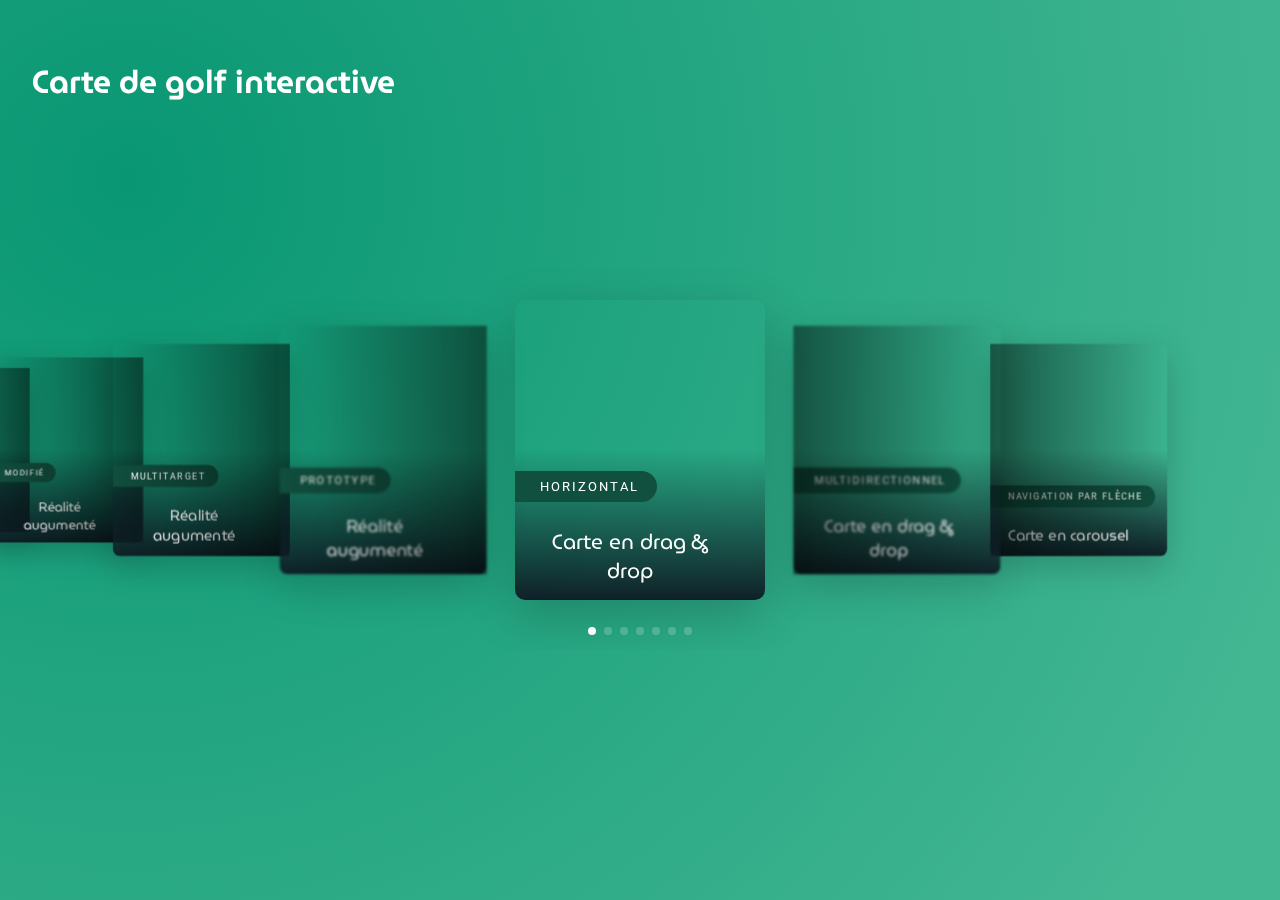
<file: index.html>
<!DOCTYPE html>
<html lang="fr">

<head>
    <meta charset="UTF-8">
    <meta name="viewport" content="width=device-width, initial-scale=1.0">
    <title>Carte de golf interactive</title>
    <link rel="icon" type="image/x-icon" href="./img/fav-icon.svg">
    <link rel="stylesheet" href="https://cdn.jsdelivr.net/npm/swiper@11/swiper-bundle.min.css" />
    <link rel="stylesheet" href="./css/main.css">

</head>

<body>
    
    <h1 class="page-title">Carte de golf interactive</h1>
    
    <main>

        <section class="swiper">
            
            <div class="swiper-wrapper">
                <a href="./draganddrop01.html" class="swiper-slide swiper-slide--one">
                    <div class="swiper-content">
                        <span>Horizontal</span>
                        <h2>Carte en drag & drop</h2>                        
                    </div>
                </a>

                <a href="./draganddrop02.html" class="swiper-slide swiper-slide--two">
                    <div class="swiper-content">
                        <span>Multidirectionnel</span>
                        <h2>Carte en drag & drop</h2>                        
                    </div>
                </a>

                <a href="./slides01.html" class="swiper-slide swiper-slide--three">
                    <div class="swiper-content">
                        <span>Navigation par flèche</span>
                        <h2>Carte en carousel</h2>                        
                    </div>
                </a>

                <a href="./rabasic.html" class="swiper-slide swiper-slide--four">
                    <div class="swiper-content">
                        <span>Basic</span>
                        <h2>Réalité augumenté</h2>                        
                    </div>
                </a>

                <a href="./ramodified.html" class="swiper-slide swiper-slide--five">
                    <div class="swiper-content">
                        <span>Modifié</span>
                        <h2>Réalité augumenté</h2>                        
                    </div>
                </a>

                <a href="./ramultitarget.html" class="swiper-slide swiper-slide--six">
                    <div class="swiper-content">
                        <span>Multitarget</span>
                        <h2>Réalité augumenté</h2>                        
                    </div>
                </a>

                <a href="./prototype/index.html" class="swiper-slide swiper-slide--seven">
                    <div class="swiper-content">
                        <span>Prototype</span>
                        <h2>Réalité augumenté</h2>                        
                    </div>
                </a>

            </div>

            <!-- Pagination -->
            <div class="swiper-pagination"></div>

        </section>
    </main>

    <!-- Swiper JS -->
    <script src="https://cdn.jsdelivr.net/npm/swiper@11/swiper-bundle.min.js"></script>
    <script>
        // Init Swiper
        var swiper = new Swiper('.swiper', {
            effect: "coverflow",
            grabCursor: true,
            centeredSlides: true,
            slidesPerView: "auto",
            coverflowEffect: {
                rotate: 0,
                stretch: 0,
                depth: 100,
                modifier: 2,
                slideShadows: true
            },
            spaceBetween: 60,
            loop: true,
            pagination: {
                el: ".swiper-pagination",
                clickable: true
            }
        });

    </script>


</body>

</html>
</file>
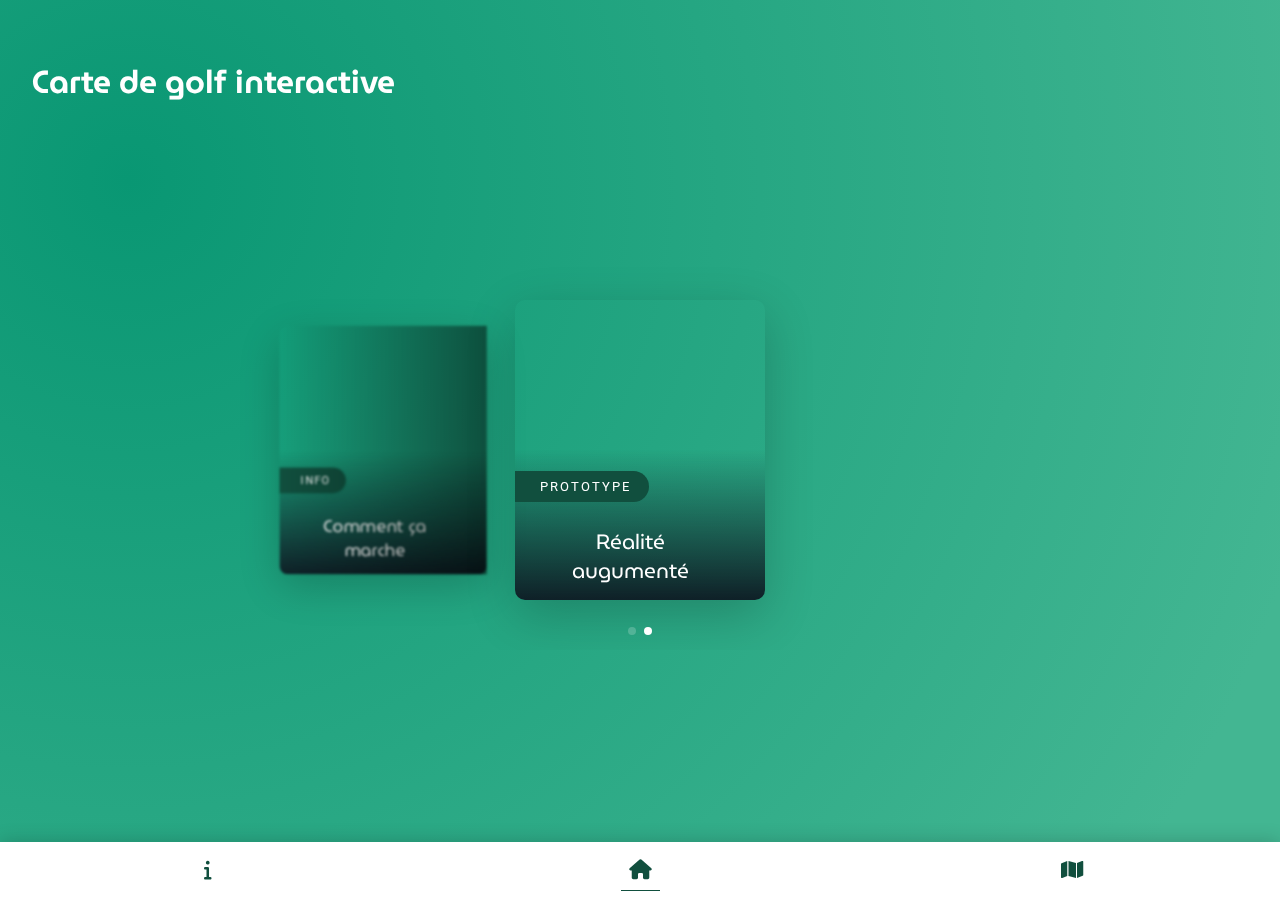
<file: prototype/index.html>
<!DOCTYPE html>
<html lang="fr">

<head>
    <meta charset="UTF-8">
    <meta name="viewport" content="width=device-width, initial-scale=1.0">
    <title>Carte de golf interactive</title>
    <link rel="icon" type="image/x-icon" href="../img/favIconMap.svg">
    <link rel="stylesheet" href="https://cdn.jsdelivr.net/npm/swiper@11/swiper-bundle.min.css" />
    <link rel="stylesheet" href="../css/main.css">
    <link rel="stylesheet" href="./css/prototypeStyle.css">
    <link rel="stylesheet" href="https://cdnjs.cloudflare.com/ajax/libs/font-awesome/6.7.2/css/all.min.css" />
</head>

<body>
    <h1 class="page-title">Carte de golf interactive</h1>
    <main>
        <nav class="prototype-navbar">
            <ul>
                <li><a href="info.html"><i class="fa-solid fa-info"></i></a></li>
                <li><a class="active" href="index.html"><i class="fa-solid fa-house"></i></a></li>
                <li><a href="golfMap.html"><i class="fa-solid fa-map"></i></a></li>
            </ul>
        </nav>

        <section class="swiper">
            
            <div class="swiper-wrapper">
                
                <a href="./info.html" class="swiper-slide swiper-slide--two">
                    <div class="swiper-content">
                        <span>Info</span>
                        <h2>Comment ça marche</h2>                        
                    </div>
                </a>

                <a href="./golfMap.html" class="swiper-slide swiper-slide--one">
                    <div class="swiper-content">
                        <span>Prototype</span>
                        <h2>Réalité augumenté</h2>                        
                    </div>
                </a>

            </div>

            <!-- Pagination -->
            <div class="swiper-pagination"></div>
        </section>
    </main>

    <!-- Swiper JS -->
    <script src="https://cdn.jsdelivr.net/npm/swiper@11/swiper-bundle.min.js"></script>

    <script>
        // Init Swiper
        var swiper = new Swiper('.swiper', {
            effect: "coverflow",
            grabCursor: true,
            centeredSlides: true,
            slidesPerView: "auto",
            coverflowEffect: {
                rotate: 0,
                stretch: 0,
                depth: 100,
                modifier: 2,
                slideShadows: true
            },
            spaceBetween: 60,
            loop: true,
            pagination: {
                el: ".swiper-pagination",
                clickable: true
            }
        });

    </script>


</body>

</html>
</file>
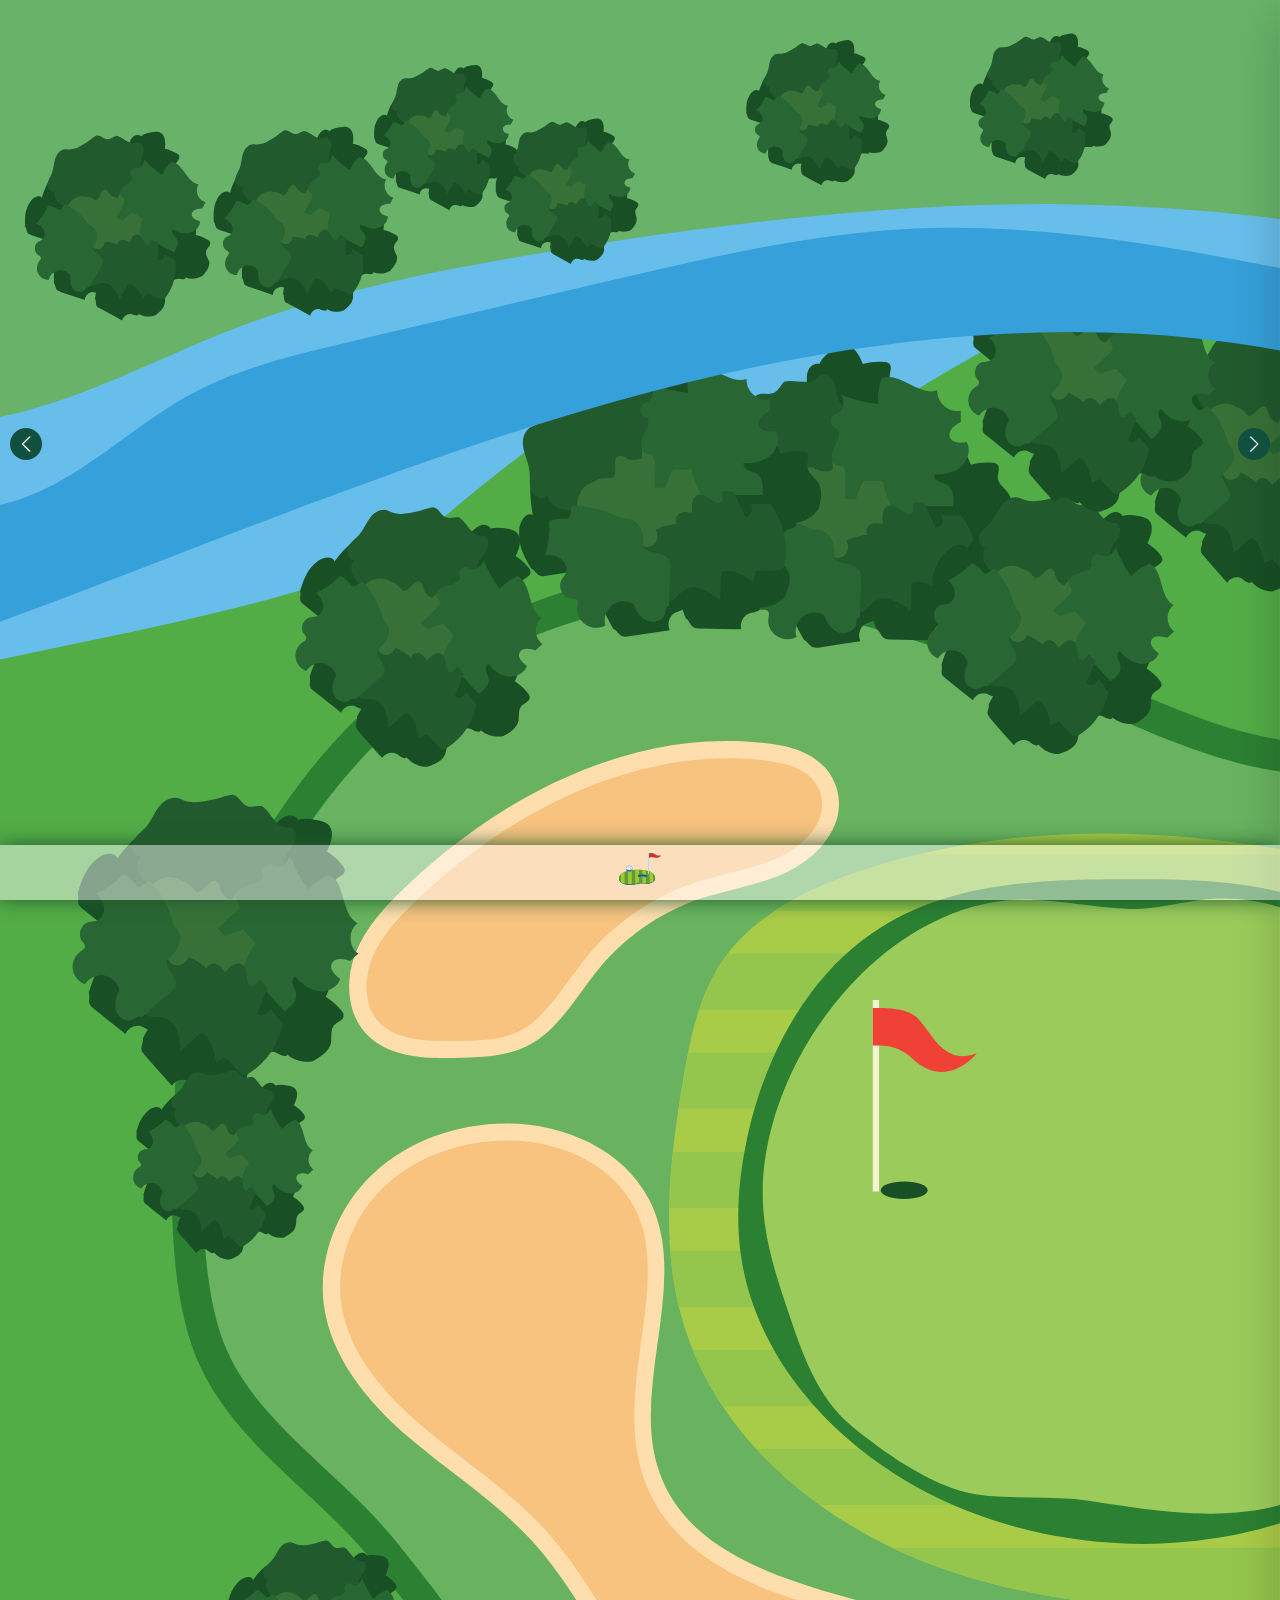
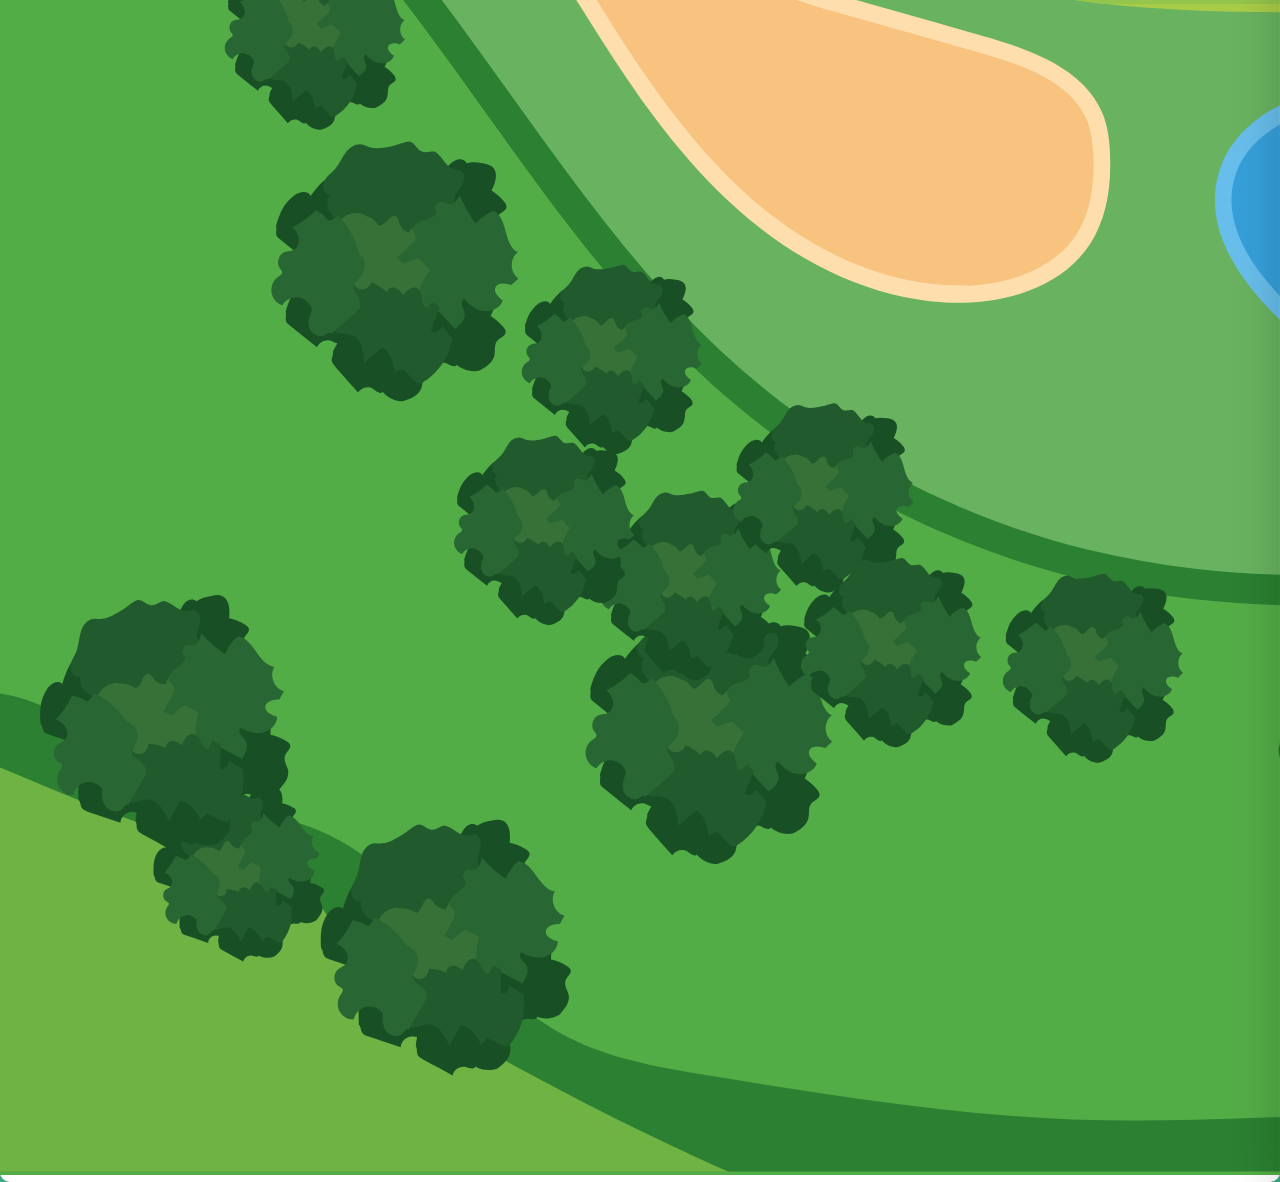
<file: slides01.html>
<!DOCTYPE html>
<html lang="fr">

<head>
    <meta charset="UTF-8">
    <meta name="viewport" content="width=device-width, initial-scale=1.0">
    <title>Carte en slider</title>
    <link rel="icon" type="image/x-icon" href="./img/fav-icon.svg">
    <link rel="stylesheet" href="./css/main.css">
    <link rel="stylesheet" href="https://cdn.jsdelivr.net/npm/swiper@11/swiper-bundle.min.css" />
</head>

<body>
    <nav class="nav-wrapper">
    <ul class="navbar">
        <li class="logo">
            <a href="./index.html">
                <img class="logo-img" src="./img/fav-icon.svg" alt="logo">
            </a></li>
    </ul>
</nav>

<main>
    <!-- Swiper -->
    <div class="swiper mySwiper">
        <div class="swiper-wrapper">
            <div class="swiper-slide"><img src="./img/slide01.svg" alt="map d'un champ de golf partie 1"></div>
            <div class="swiper-slide"><img src="./img/slide02.svg" alt="map d'un champ de golf partie 1"></div>
            <div class="swiper-slide"><img src="./img/slide03.svg" alt="map d'un champ de golf partie 1"></div>
        </div>
    </div>
</main>
    <div class="swiper-button-prev"></div>
    <div class="swiper-button-next"></div>

    <!-- Swiper JS -->
    <script src="https://cdn.jsdelivr.net/npm/swiper@11/swiper-bundle.min.js"></script>
    <script>
        const swiper = new Swiper('.swiper', {
            direction: 'horizontal',
            loop: true,

            // Navigation arrows
            navigation: {
                nextEl: '.swiper-button-next',
                prevEl: '.swiper-button-prev',
            },

        });
    </script>

</body>

</html>
</file>
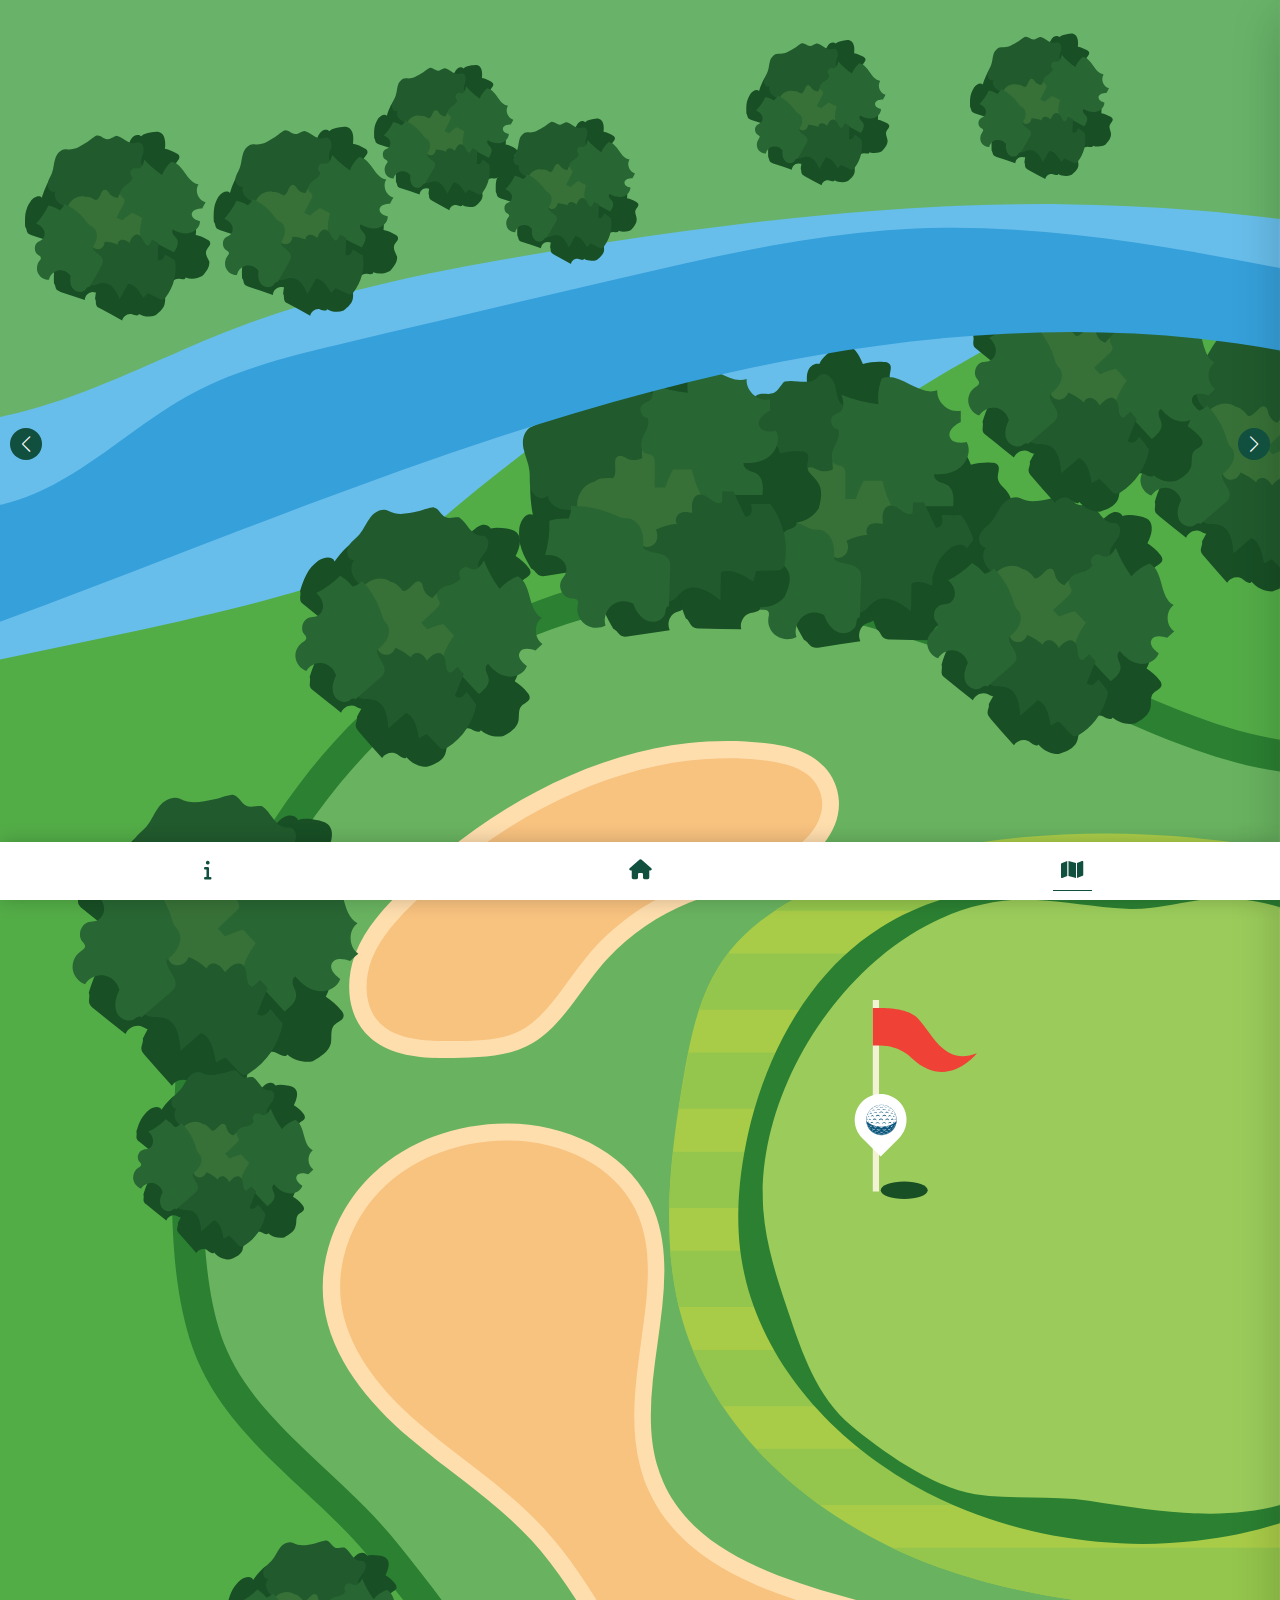
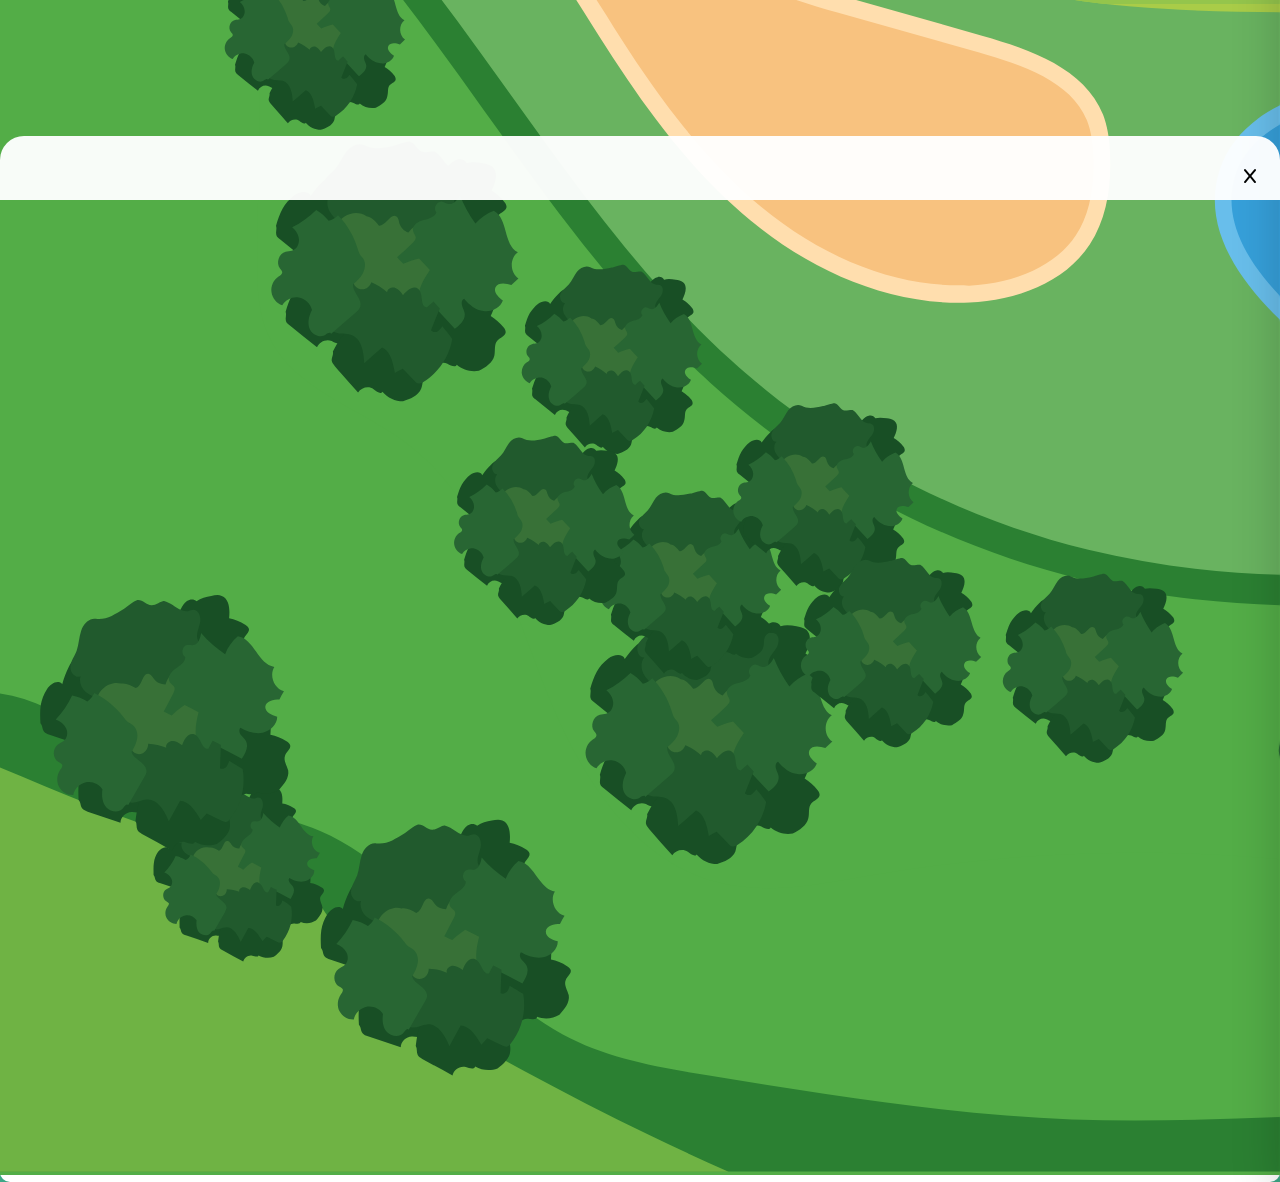
<file: prototype/golfMap.html>
<!DOCTYPE html>
<html lang="fr">

<head>
    <meta charset="UTF-8">
    <meta name="viewport" content="width=device-width, initial-scale=1.0">
    <title>Carte en slider</title>
    <link rel="icon" type="image/x-icon" href="../img/favIconMap.svg">
    <link rel="stylesheet" href="../css/main.css">
    <link rel="stylesheet" href="./css/prototypeStyle.css">
    <link rel="stylesheet" href="./css/popups.css">
    <link rel="stylesheet" href="https://cdn.jsdelivr.net/npm/swiper@11/swiper-bundle.min.css" />
    <link rel="stylesheet" href="https://cdnjs.cloudflare.com/ajax/libs/font-awesome/6.7.2/css/all.min.css" />
</head>

<body>
    <nav class="prototype-navbar">
        <ul>
            <li><a href="info.html"><i class="fa-solid fa-info"></i></a></li>
            <li><a href="index.html"><i class="fa-solid fa-house"></i></a></li>
            <li><a class="active" href="golfMap.html"><i class="fa-solid fa-map"></i></a></li>
        </ul>
    </nav>

    <main class="swiperContainer">
        <section class="swiper">

            <div class="swiper-wrapper">
                <div class="swiper-slide">
                    <img src="../img/slide01.svg" alt="map d'un champ de golf partie 1">
                    <a class="overlay" id="ball" href="#">
                        <svg xmlns="http://www.w3.org/2000/svg" width="72" height="72" viewBox="0 0 72 72" fill="none">
                            <g clip-path="url(#clip0_17_84)">
                                <path
                                    d="M18.3353 16.5353C28.4616 6.40896 44.8797 6.40896 55.006 16.5353C65.1323 26.6616 65.1323 43.0796 55.006 53.2059L36.6707 71.5413L18.3353 53.2059C8.20901 43.0796 8.209 26.6616 18.3353 16.5353Z"
                                    fill="white" />
                                <path
                                    d="M48.28 45.7383C54.247 39.7713 54.247 30.0969 48.28 24.1299C42.313 18.1629 32.6386 18.1629 26.6716 24.1299C20.7046 30.0969 20.7046 39.7713 26.6716 45.7383C32.6386 51.7053 42.313 51.7053 48.28 45.7383Z"
                                    fill="#0E587D" />
                                <path
                                    d="M48.1297 45.5881C54.0138 39.704 54.0138 30.1641 48.1297 24.2801C42.2457 18.3961 32.7058 18.3961 26.8218 24.2801C20.9378 30.1641 20.9378 39.704 26.8218 45.5881C32.7058 51.4721 42.2457 51.4721 48.1297 45.5881Z"
                                    fill="white" />
                                <path
                                    d="M37.475 41.6264C32.7732 41.6264 26.9477 40.4188 22.4807 36.3711C23.2019 44.0192 29.6424 50.0013 37.475 50.0013C45.3076 50.0013 51.7481 44.0192 52.4693 36.3711C48.0024 40.4188 42.1768 41.6264 37.475 41.6264Z"
                                    fill="#0E587D" />
                                <path
                                    d="M23.0734 37.2157C22.9783 37.0256 22.8721 36.8746 22.7659 36.8299C22.7435 36.8187 22.7212 36.8131 22.6988 36.8131C22.6597 36.8131 22.6261 36.8299 22.5926 36.8634C22.5814 36.8746 22.5758 36.8858 22.5702 36.897C22.559 36.5727 22.5926 36.3491 22.6429 36.2876C22.7715 36.3156 22.9448 36.6789 23.0678 37.2157H23.0734Z"
                                    fill="#0E587D" />
                                <path
                                    d="M27.0595 35.3036C26.78 34.7613 26.3104 34.4259 25.8072 34.4259C25.36 34.4315 24.9742 34.7166 24.7617 35.1639C24.8121 34.3364 25.2593 33.6711 25.8128 33.6432H25.8519C26.4725 33.6432 26.9925 34.3756 27.0539 35.3036H27.0595Z"
                                    fill="#0E587D" />
                                <path
                                    d="M26.7185 32.0443C26.8527 31.1386 27.5124 30.3615 28.256 30.2664C28.3063 30.2608 28.3622 30.2552 28.4125 30.2552C28.7368 30.2552 29.0331 30.3838 29.2679 30.6298C29.5586 30.9373 29.7208 31.3958 29.7096 31.9045C29.4356 31.3846 28.9101 31.0603 28.3231 31.0603C28.2672 31.0603 28.2113 31.0603 28.1554 31.0659C27.5627 31.1274 27.026 31.4964 26.7185 32.0443Z"
                                    fill="#0E587D" />
                                <path
                                    d="M23.1292 32.4021C23.0677 32.2399 22.9895 32.1505 22.8832 32.1505C22.8553 32.1505 22.8273 32.1561 22.7938 32.1728C22.7379 32.2008 22.6932 32.2567 22.6484 32.3238C22.7379 31.9492 22.8609 31.6809 22.9503 31.625C22.9615 31.6194 22.9727 31.6138 22.9783 31.6138C22.9783 31.6138 22.9895 31.6138 23.0062 31.6305C23.0733 31.7088 23.1348 31.9716 23.1236 32.4021H23.1292Z"
                                    fill="#0E587D" />
                                <path
                                    d="M23.6827 35.0298C23.5318 34.6776 23.3193 34.4707 23.0957 34.4707C22.9224 34.4707 22.777 34.6105 22.6764 34.8341C22.7323 34.2527 22.928 33.8614 23.1125 33.839C23.3585 33.839 23.61 34.2862 23.6827 35.0298Z"
                                    fill="#0E587D" />
                                <path
                                    d="M47.5384 32.0218C47.2197 31.4628 46.6606 31.0826 46.0401 31.0267C45.9842 31.0267 45.9283 31.0211 45.8779 31.0211C45.263 31.0211 44.7151 31.351 44.4299 31.8821C44.4244 31.3733 44.5865 30.9093 44.8828 30.6018C45.1288 30.3446 45.4419 30.2104 45.7885 30.2104C45.8388 30.2104 45.8891 30.2104 45.9394 30.2216C46.7166 30.3111 47.4042 31.105 47.5328 32.0274L47.5384 32.0218Z"
                                    fill="#0E587D" />
                                <path
                                    d="M49.0646 29.2766C48.7739 28.8349 48.3546 28.5051 47.9241 28.3989C47.8178 28.3709 47.7172 28.3597 47.6166 28.3597C47.2308 28.3597 46.9121 28.5666 46.75 28.9076C46.7109 28.5051 46.7891 28.1585 46.9736 27.946C47.1022 27.7951 47.2755 27.7168 47.4824 27.7168C47.5607 27.7168 47.6445 27.728 47.7284 27.7503C48.2763 27.9069 48.8353 28.5554 49.0646 29.2766Z"
                                    fill="#0E587D" />
                                <path
                                    d="M44.9443 28.6227C44.5585 28.0637 43.8876 27.6667 43.1776 27.5885C43.0938 27.5773 43.0099 27.5773 42.9316 27.5773C42.2607 27.5773 41.6905 27.868 41.3998 28.3544C41.3886 27.9463 41.5172 27.5717 41.7744 27.2977C42.0427 27.0126 42.4229 26.8561 42.8478 26.8561C42.9149 26.8561 42.9875 26.8561 43.0602 26.8673C43.9491 26.9735 44.771 27.7506 44.9443 28.6227Z"
                                    fill="#0E587D" />
                                <path
                                    d="M49.674 27.1972C49.456 26.9289 49.21 26.7164 48.9752 26.6046C48.841 26.5375 48.718 26.504 48.6062 26.504C48.4161 26.504 48.2707 26.599 48.1981 26.7667C48.131 26.4816 48.1422 26.2524 48.2316 26.135C48.2763 26.0735 48.3434 26.0455 48.4217 26.0455C48.5 26.0455 48.595 26.0735 48.6956 26.1238C49.0255 26.2971 49.4057 26.7276 49.674 27.1972Z"
                                    fill="#0E587D" />
                                <path
                                    d="M35.2108 28.2594C35.2835 27.309 36.178 26.5375 37.2402 26.5375C38.3025 26.5375 39.197 27.3034 39.2641 28.2538C38.8615 27.6612 38.09 27.2866 37.2402 27.2866C36.3848 27.2866 35.6133 27.6612 35.2108 28.2538V28.2594Z"
                                    fill="#0E587D" />
                                <path
                                    d="M42.4172 31.8039C42.0203 31.1498 41.2544 30.7305 40.399 30.7025H40.3263C39.4765 30.7025 38.7162 31.1051 38.3304 31.7424C38.3416 31.2281 38.5429 30.7472 38.9007 30.3894C39.2697 30.0205 39.7616 29.8136 40.2928 29.8136H40.3598C41.4333 29.8527 42.3334 30.7361 42.4116 31.8039H42.4172Z"
                                    fill="#0E587D" />
                                <path
                                    d="M31.834 31.815C31.9178 30.7528 32.8124 29.8695 33.869 29.8303H33.9473C34.4672 29.8303 34.9592 30.0316 35.3226 30.395C35.6748 30.7528 35.8761 31.2336 35.8817 31.7479C35.5015 31.1162 34.7523 30.7137 33.9137 30.7137H33.8299C32.9857 30.7416 32.2253 31.1665 31.834 31.815Z"
                                    fill="#0E587D" />
                                <path
                                    d="M29.4244 28.6507C29.6033 27.7785 30.4083 27.007 31.2861 26.8952C31.3588 26.884 31.4315 26.884 31.5041 26.884C31.9178 26.884 32.2924 27.0406 32.5496 27.3145C32.8012 27.5885 32.9354 27.9575 32.9186 28.3656C32.6335 27.8904 32.08 27.5996 31.4203 27.5996C31.3364 27.5996 31.2525 27.5996 31.1631 27.6164C30.4587 27.6947 29.8046 28.0916 29.4188 28.6507H29.4244Z"
                                    fill="#0E587D" />
                                <path
                                    d="M25.2258 38.1269C24.9742 37.674 24.622 37.3609 24.281 37.2995C24.2418 37.2939 24.2083 37.2883 24.1692 37.2883C23.9288 37.2883 23.7387 37.4448 23.6324 37.7076C23.6157 37.2939 23.6995 36.9361 23.8673 36.746C23.9455 36.6509 24.0406 36.6062 24.1468 36.6062C24.1636 36.6062 24.1747 36.6062 24.1915 36.6062C24.6164 36.6621 25.0637 37.333 25.2202 38.1269H25.2258Z"
                                    fill="#0E587D" />
                                <path
                                    d="M23.666 32.2679C23.8114 31.597 24.1636 31.0267 24.5382 30.9317C24.5773 30.9205 24.6165 30.9149 24.6556 30.9149C24.7786 30.9149 24.8848 30.9652 24.9855 31.0715C25.1867 31.2895 25.2929 31.692 25.2818 32.1728C25.1308 31.8038 24.8625 31.5914 24.5494 31.5914C24.5047 31.5914 24.4543 31.5914 24.4096 31.6082C24.1245 31.6697 23.8561 31.9157 23.6716 32.2735L23.666 32.2679Z"
                                    fill="#0E587D" />
                                <path
                                    d="M23.3418 29.8693C23.5207 29.4164 23.7666 29.0363 23.9735 28.9133C24.0238 28.8853 24.0685 28.8685 24.1021 28.8685C24.1412 28.8685 24.1804 28.8853 24.2083 28.9244C24.2866 29.0195 24.3425 29.2711 24.281 29.696C24.2139 29.5059 24.0965 29.4052 23.94 29.4052C23.8729 29.4052 23.8058 29.422 23.7331 29.4611C23.5989 29.5338 23.4592 29.6792 23.3306 29.8749L23.3418 29.8693Z"
                                    fill="#0E587D" />
                                <path
                                    d="M39.1132 35.4939C38.7106 34.8062 37.9 34.3758 36.9775 34.3758C36.0606 34.3758 35.2556 34.8062 34.853 35.4883C34.8642 34.9404 35.0822 34.4261 35.4736 34.0347C35.8761 33.6322 36.4128 33.4086 36.9775 33.4086C37.5478 33.4086 38.0845 33.6322 38.487 34.0347C38.8783 34.4261 39.0964 34.9404 39.1076 35.4939H39.1132Z"
                                    fill="#0E587D" />
                                <path
                                    d="M44.1559 38.8984C44.2734 37.8697 45.0561 37.0143 45.945 36.9696C45.9673 36.9696 45.9897 36.9696 46.0121 36.9696C46.3587 36.9696 46.6718 37.1094 46.9066 37.3665C47.1749 37.6629 47.3147 38.0989 47.2923 38.563C47.0743 38.0989 46.5991 37.8138 46.0232 37.8138C45.9785 37.8138 45.9338 37.8138 45.8835 37.8138C45.2014 37.8641 44.5305 38.289 44.1504 38.8928L44.1559 38.8984Z"
                                    fill="#0E587D" />
                                <path
                                    d="M35.6525 39.1613C35.2444 38.5183 34.4393 38.0878 33.5784 38.0599H33.5001C32.6894 38.0599 31.9962 38.4233 31.6663 39.0047C31.6552 38.5127 31.8285 38.0543 32.1527 37.7021C32.4994 37.3331 32.9802 37.1318 33.5057 37.1318H33.5448C34.663 37.1542 35.5966 38.0599 35.6469 39.1613H35.6525Z"
                                    fill="#0E587D" />
                                <path
                                    d="M32.4825 35.4599C32.1023 34.8114 31.3699 34.3865 30.5872 34.3865C29.8325 34.3865 29.184 34.7722 28.8597 35.376C28.8933 34.3362 29.6536 33.492 30.5928 33.4696H30.6264C31.6215 33.4696 32.4434 34.3529 32.4825 35.4543V35.4599Z"
                                    fill="#0E587D" />
                                <path
                                    d="M41.3495 35.4713C41.3886 34.3587 42.2384 33.4586 43.2671 33.4586H43.3006C44.279 33.481 45.0729 34.342 45.1064 35.3986C44.771 34.778 44.0945 34.3867 43.3174 34.3867C42.5011 34.3867 41.7408 34.8172 41.3551 35.4713H41.3495Z"
                                    fill="#0E587D" />
                                <path
                                    d="M38.0789 39.1783C38.118 38.0769 39.0572 37.1712 40.1922 37.1544C40.768 37.1544 41.2656 37.3613 41.629 37.7414C41.9644 38.0937 42.1433 38.5577 42.1321 39.0553C41.7911 38.4571 41.0699 38.0825 40.2257 38.0825H40.1642C39.2865 38.1048 38.4758 38.5353 38.0677 39.1727L38.0789 39.1783Z"
                                    fill="#0E587D" />
                                <path
                                    d="M29.5809 38.8148C29.2119 38.2278 28.5857 37.8085 27.9484 37.7526C27.8981 37.7526 27.8534 37.747 27.8086 37.747C27.2831 37.747 26.8526 38.0153 26.6514 38.4514C26.629 37.9874 26.7576 37.5625 27.0148 37.2774C27.2272 37.0426 27.5011 36.9196 27.8142 36.9196C27.8366 36.9196 27.859 36.9196 27.8813 36.9196C28.7087 36.9699 29.4523 37.8085 29.5809 38.8148Z"
                                    fill="#0E587D" />
                                <path
                                    d="M33.6734 21.4276C33.925 21.0978 34.5679 20.8127 35.2332 20.7512C35.3226 20.7456 35.4121 20.74 35.4959 20.74C35.96 20.74 36.3625 20.8574 36.547 21.0531C36.6029 21.109 36.6365 21.1705 36.6476 21.2376C36.4072 21.0531 35.9712 20.9413 35.4736 20.9413C35.373 20.9413 35.2667 20.9413 35.1549 20.958C34.5847 21.0083 34.0312 21.1872 33.6734 21.4332V21.4276Z"
                                    fill="#0E587D" />
                                <path
                                    d="M46.9961 35.3316C47.0576 34.3756 47.6166 33.6208 48.2875 33.6208H48.3267C48.9305 33.6488 49.4168 34.3421 49.4672 35.1974C49.2435 34.7278 48.8242 34.4259 48.349 34.4203C47.7955 34.4203 47.2868 34.7669 46.9961 35.326V35.3316Z"
                                    fill="#0E587D" />
                                <path
                                    d="M51.2115 29.847C51.0773 29.6402 50.9264 29.4836 50.781 29.4054C50.7083 29.3662 50.6356 29.3495 50.5685 29.3495C50.4064 29.3495 50.2834 29.4613 50.2107 29.6569C50.1548 29.232 50.2107 28.9749 50.2946 28.8742C50.3281 28.8351 50.3673 28.8127 50.412 28.8127C50.4511 28.8127 50.4959 28.8295 50.5518 28.8575C50.7754 28.9861 51.0326 29.383 51.2171 29.847H51.2115Z"
                                    fill="#0E587D" />
                                <path
                                    d="M50.6244 35.0744C50.6915 34.3588 50.9487 33.8165 51.245 33.8165C51.4798 33.8389 51.709 34.2638 51.7705 34.8788C51.6587 34.6216 51.4909 34.4706 51.2953 34.4651C51.0325 34.4651 50.7921 34.6943 50.6244 35.0688V35.0744Z"
                                    fill="#0E587D" />
                                <path
                                    d="M51.5245 37.3776C51.6643 36.7794 51.8768 36.3657 52.0221 36.3265C52.0221 36.3265 52.0277 36.3265 52.0333 36.3265C52.0445 36.3265 52.0557 36.3265 52.0724 36.3489C52.1395 36.4272 52.1898 36.6676 52.1731 37.0198C52.1619 36.9918 52.1451 36.9695 52.1228 36.9471C52.0892 36.908 52.0389 36.8856 51.9942 36.8856C51.9718 36.8856 51.9494 36.8856 51.9215 36.8968C51.7761 36.9527 51.6364 37.1428 51.519 37.372L51.5245 37.3776Z"
                                    fill="#0E587D" />
                                <path
                                    d="M50.7642 32.2512C50.5629 31.8766 50.2778 31.6138 49.9647 31.5523C49.9144 31.5411 49.8641 31.5356 49.8194 31.5356C49.4839 31.5356 49.2044 31.7648 49.0367 32.1449C49.0255 31.6586 49.1373 31.2504 49.3497 31.0212C49.456 30.9094 49.579 30.8479 49.7131 30.8479C49.7523 30.8479 49.797 30.8479 49.8361 30.8647C50.2387 30.9653 50.6188 31.5523 50.7642 32.2456V32.2512Z"
                                    fill="#0E587D" />
                                <path
                                    d="M51.5973 32.3853C51.5861 31.9436 51.6532 31.6641 51.7314 31.5802C51.7538 31.5522 51.7706 31.5522 51.7762 31.5522C51.7874 31.5522 51.7985 31.5522 51.8153 31.5634C51.9215 31.6249 52.0557 31.9156 52.1563 32.3182C52.1004 32.2231 52.0389 32.1505 51.9663 32.1225C51.9383 32.1113 51.9048 32.1001 51.8768 32.1001C51.7594 32.1001 51.6644 32.2008 51.5973 32.3853Z"
                                    fill="#0E587D" />
                                <path
                                    d="M41.4613 21.5113C41.0979 21.2598 40.55 21.0697 39.9853 21.0082C39.8567 20.9914 39.7225 20.9858 39.5996 20.9858C39.1355 20.9858 38.7442 21.0864 38.5205 21.2542C38.5261 21.1815 38.5541 21.1256 38.6044 21.0697C38.7665 20.8908 39.1243 20.7845 39.5604 20.7845C39.661 20.7845 39.7729 20.7901 39.8847 20.8013C40.5612 20.8796 41.2041 21.1759 41.4557 21.5057L41.4613 21.5113Z"
                                    fill="#0E587D" />
                                <path
                                    d="M45.1511 22.3724C44.8604 22.1767 44.5249 22.009 44.2007 21.9028C43.9547 21.8245 43.7255 21.7798 43.5298 21.7798C43.3341 21.7798 43.1832 21.8245 43.0937 21.9083C43.0714 21.8413 43.0546 21.7574 43.0937 21.6903C43.1385 21.6176 43.2503 21.5785 43.4068 21.5785C43.5633 21.5785 43.7478 21.6176 43.9547 21.6847C44.374 21.8245 44.8213 22.0872 45.1455 22.3668L45.1511 22.3724Z"
                                    fill="#0E587D" />
                                <path
                                    d="M39.2082 22.9762C38.8559 22.6016 38.1962 22.3612 37.475 22.35C36.7594 22.35 36.1109 22.5792 35.7587 22.9426V22.8979L35.714 22.937C35.8146 22.4003 36.5638 21.9698 37.4303 21.9698H37.4694C38.3584 21.9754 39.1075 22.4003 39.2361 22.937L39.2193 22.9203L39.2082 22.9706V22.9762Z"
                                    fill="#0E587D" />
                                <path
                                    d="M44.1112 23.6189C43.7367 23.2388 43.144 22.9313 42.5458 22.8139C42.3893 22.7859 42.2383 22.7747 42.093 22.7747C41.6457 22.7747 41.2823 22.9089 41.0922 23.1381L41.0755 23.0934L41.0419 23.1381C41.0196 22.9704 41.0643 22.8195 41.1649 22.6965C41.3215 22.512 41.6122 22.4058 41.9644 22.4058C42.0874 22.4058 42.2216 22.4169 42.3557 22.4449L42.4005 22.4561C43.1217 22.5958 43.8373 23.0822 44.1112 23.591V23.6301V23.6189Z"
                                    fill="#0E587D" />
                                <path
                                    d="M42.121 25.4805C41.7184 24.9941 41.0252 24.6587 40.2816 24.6027C40.2089 24.6027 40.1363 24.5972 40.0692 24.5972C39.3871 24.5972 38.7777 24.8543 38.4702 25.268C38.4702 24.9829 38.5876 24.7202 38.7945 24.5077C39.0852 24.2114 39.5324 24.0381 40.03 24.0381C40.0859 24.0381 40.1474 24.0381 40.2089 24.0437C41.1258 24.1164 41.9588 24.7537 42.1321 25.4861L42.121 25.4805Z"
                                    fill="#0E587D" />
                                <path
                                    d="M46.7445 26.2521C46.3867 25.8216 45.8611 25.4806 45.3356 25.3576C45.1847 25.324 45.0393 25.3017 44.8995 25.3017C44.4746 25.3017 44.1392 25.4694 43.9659 25.7545C43.9267 25.4638 43.9771 25.2234 44.128 25.0445C44.2734 24.8712 44.5026 24.7761 44.7765 24.7761C44.8883 24.7761 45.0058 24.7929 45.1343 24.8208C45.7996 24.9886 46.4761 25.6035 46.7501 26.2465L46.7445 26.2521Z"
                                    fill="#0E587D" />
                                <path
                                    d="M29.7431 22.2718C30.073 21.9867 30.537 21.7239 30.9675 21.5842C31.1744 21.5227 31.3644 21.4835 31.5154 21.4835C31.6943 21.4835 31.8173 21.5282 31.8732 21.6065C31.9067 21.6624 31.9123 21.7295 31.8844 21.819C31.7893 21.7295 31.6216 21.6792 31.4036 21.6792C31.2079 21.6792 30.9787 21.7183 30.7383 21.791C30.3972 21.8972 30.045 22.065 29.7431 22.2662V22.2718Z"
                                    fill="#0E587D" />
                                <path
                                    d="M47.6781 24.6979C47.3874 24.4072 47.0352 24.1612 46.7054 24.0159C46.5153 23.9376 46.342 23.8985 46.1854 23.8985C45.9842 23.8985 45.8332 23.9711 45.7549 24.0997L45.7326 24.0494L45.7158 24.0829C45.6543 23.8985 45.6543 23.7419 45.7158 23.6525C45.7773 23.563 45.8947 23.5406 45.9786 23.5406C46.096 23.5406 46.2413 23.5742 46.4035 23.6469L46.437 23.6636C46.8787 23.8537 47.3595 24.2674 47.6781 24.6979Z"
                                    fill="#0E587D" />
                                <path
                                    d="M32.5775 25.4695C32.7453 24.7371 33.5783 24.1054 34.5008 24.0327C34.5567 24.0327 34.6182 24.0271 34.6741 24.0271C35.1716 24.0271 35.6245 24.2004 35.9152 24.4967C36.1221 24.7092 36.2339 24.9719 36.2395 25.2571C35.9264 24.8433 35.317 24.5806 34.6293 24.5806C34.5623 24.5806 34.4896 24.5806 34.4225 24.5862C33.6789 24.6421 32.9801 24.9775 32.5775 25.4639V25.4695Z"
                                    fill="#0E587D" />
                                <path
                                    d="M30.6767 23.5464C30.9507 23.0376 31.6663 22.5512 32.3875 22.417H32.4322C32.572 22.3835 32.7006 22.3723 32.8236 22.3723C33.187 22.3723 33.4833 22.4785 33.6454 22.6686C33.746 22.7916 33.7908 22.9426 33.774 23.1103L33.7516 23.0823L33.7293 23.1215C33.5336 22.8811 33.159 22.7413 32.695 22.7413C32.5552 22.7413 32.4043 22.7525 32.2533 22.7804C31.6495 22.8923 31.0513 23.1997 30.6711 23.5799V23.5408L30.6767 23.5464Z"
                                    fill="#0E587D" />
                                <path
                                    d="M48.8298 38.2553C48.9864 37.4111 49.4728 36.7179 49.9703 36.662C49.9871 36.662 50.0039 36.662 50.0207 36.662C50.1548 36.662 50.2722 36.7179 50.3673 36.8353C50.5518 37.0422 50.6412 37.4167 50.6245 37.8416C50.5071 37.5509 50.2834 37.3776 50.0039 37.3776C49.9648 37.3776 49.9256 37.3776 49.8865 37.3888C49.4951 37.4503 49.1038 37.7857 48.8298 38.2665V38.2553Z"
                                    fill="#0E587D" />
                                <path
                                    d="M27.8255 26.2633C28.0994 25.6148 28.7759 25.0054 29.4356 24.8377C29.5586 24.8041 29.676 24.7874 29.7934 24.7874C30.0673 24.7874 30.291 24.8768 30.4363 25.0557C30.5817 25.2346 30.6376 25.475 30.5985 25.7657C30.4252 25.4806 30.0953 25.3129 29.6704 25.3129C29.5306 25.3129 29.3853 25.3297 29.2343 25.3688C28.7088 25.4974 28.1889 25.8328 27.8311 26.2633H27.8255Z"
                                    fill="#0E587D" />
                                <path
                                    d="M25.4047 29.3046C25.6339 28.5946 26.1762 27.9517 26.7073 27.8007C26.7912 27.7784 26.875 27.7616 26.9533 27.7616C27.1434 27.7616 27.3111 27.8399 27.4341 27.9796C27.613 28.1921 27.6913 28.5331 27.6521 28.9356C27.4956 28.6002 27.1881 28.3989 26.8135 28.3989C26.7185 28.3989 26.6123 28.4101 26.5116 28.4381C26.0979 28.5443 25.6898 28.8686 25.4047 29.3046Z"
                                    fill="#0E587D" />
                                <path
                                    d="M27.0316 24.6588C27.3503 24.2228 27.8422 23.8035 28.2951 23.6134L28.323 23.6022C28.4908 23.5295 28.6361 23.496 28.7591 23.496C28.8486 23.496 28.966 23.5183 29.0331 23.6134C29.1001 23.7084 29.1002 23.8594 29.0442 24.0383V24.0215L29.0107 24.0662C28.9324 23.932 28.7703 23.8538 28.5579 23.8538C28.4013 23.8538 28.228 23.8929 28.0379 23.9712C27.6913 24.1165 27.3335 24.3681 27.0316 24.6644V24.6588Z"
                                    fill="#0E587D" />
                                <path
                                    d="M24.9182 27.2084C25.181 26.7387 25.5612 26.3138 25.891 26.1405C25.9917 26.0846 26.0867 26.0623 26.165 26.0623C26.2432 26.0623 26.3103 26.0902 26.3551 26.1517C26.4445 26.2691 26.4557 26.4983 26.383 26.7835C26.3103 26.6157 26.1706 26.5207 25.9805 26.5207C25.8687 26.5207 25.7457 26.5542 25.6115 26.6213C25.3823 26.7331 25.1363 26.9456 24.9182 27.2084Z"
                                    fill="#0E587D" />
                                <path
                                    d="M27.0037 41.6714C26.9254 41.6714 26.8415 41.6602 26.7577 41.6379C26.2154 41.4869 25.6675 40.8328 25.4438 40.1172C25.729 40.5533 26.1427 40.8831 26.5676 40.9893C26.6682 41.0173 26.7688 41.0285 26.8639 41.0285C27.2441 41.0285 27.5627 40.8216 27.7249 40.4806C27.764 40.8831 27.6857 41.2353 27.5012 41.4478C27.3726 41.5931 27.1993 41.6714 27.0037 41.6714Z"
                                    fill="white" />
                                <path
                                    d="M26.1874 43.41C26.1092 43.41 26.0141 43.3821 25.9135 43.3318C25.578 43.1585 25.1867 42.7224 24.9239 42.2416C25.1475 42.5155 25.3991 42.7336 25.6395 42.851C25.7737 42.9125 25.8967 42.946 26.0085 42.946C26.2042 42.946 26.3496 42.8454 26.4278 42.6721C26.4949 42.9628 26.4837 43.1976 26.3887 43.3206C26.344 43.3821 26.2769 43.4156 26.1874 43.4156V43.41Z"
                                    fill="white" />
                                <path
                                    d="M34.7748 45.4116C34.7189 45.4116 34.6686 45.4116 34.6126 45.406C33.6846 45.3389 32.846 44.696 32.6838 43.9524C33.0864 44.4444 33.7908 44.7798 34.54 44.8357C34.6071 44.8357 34.6741 44.8413 34.7356 44.8413C35.4345 44.8413 36.0495 44.5786 36.3681 44.1537C36.3625 44.4444 36.2451 44.7127 36.0327 44.9308C35.7364 45.2327 35.2779 45.4116 34.7748 45.4116Z"
                                    fill="white" />
                                <path
                                    d="M29.8549 44.6623C29.7431 44.6623 29.6257 44.6455 29.5027 44.6176C28.8318 44.4499 28.1498 43.8293 27.8758 43.1752C28.2392 43.6112 28.7647 43.9523 29.2959 44.0809C29.4412 44.1144 29.5866 44.1312 29.7264 44.1312C30.1568 44.1312 30.5035 43.9579 30.6768 43.6672C30.7159 43.9579 30.66 44.2095 30.5091 44.3884C30.3637 44.5673 30.1289 44.6623 29.8494 44.6623H29.8549Z"
                                    fill="white" />
                                <path
                                    d="M31.6048 42.5322C31.5378 42.5322 31.4651 42.5322 31.3924 42.5211C30.5035 42.4148 29.6928 41.6377 29.5195 40.7544C29.9053 41.3191 30.5706 41.716 31.2806 41.7887C31.3644 41.7999 31.4483 41.7999 31.5266 41.7999C32.1975 41.7999 32.7621 41.5036 33.0472 41.0227C33.0584 41.4365 32.9298 41.8166 32.6671 42.0906C32.3987 42.3757 32.0241 42.5322 31.5992 42.5322H31.6048Z"
                                    fill="white" />
                                <path
                                    d="M24.1189 40.5811C24.0797 40.5811 24.035 40.5643 23.9847 40.5364C23.7667 40.4078 23.5151 40.022 23.3362 39.558C23.4704 39.7592 23.6157 39.9102 23.7555 39.9885C23.8282 40.0276 23.8953 40.0444 23.9623 40.0444C24.1245 40.0444 24.2475 39.9326 24.3146 39.7425C24.3705 40.173 24.3146 40.4245 24.2307 40.5252C24.1972 40.5643 24.1636 40.5811 24.1189 40.5811Z"
                                    fill="white" />
                                <path
                                    d="M37.3745 42.8565C36.3123 42.8565 35.4122 42.085 35.3451 41.1234C35.7476 41.7216 36.5191 42.0962 37.3745 42.0962C38.2299 42.0962 39.007 41.716 39.4095 41.1234C39.3368 42.085 38.4423 42.8565 37.3745 42.8565Z"
                                    fill="white" />
                                <path
                                    d="M37.3465 49.6269C36.7707 49.6269 36.2843 49.5039 36.0718 49.3585C36.3793 49.4871 36.849 49.5654 37.3465 49.5654C37.8329 49.5654 38.2858 49.4927 38.5933 49.3697C38.3584 49.5151 37.8944 49.6269 37.3521 49.6269H37.3465Z"
                                    fill="white" />
                                <path
                                    d="M33.8858 49.2802C33.7125 49.2802 33.5001 49.2523 33.2764 49.2075C32.9857 49.146 32.6894 49.0454 32.4323 48.9336C32.6503 49.0119 32.8795 49.0845 33.1143 49.1349C33.3715 49.1908 33.6175 49.2187 33.8299 49.2187C33.9865 49.2187 34.1821 49.2019 34.3107 49.1349C34.3107 49.1572 34.3107 49.174 34.2996 49.1796C34.2828 49.2019 34.2045 49.2858 33.8858 49.2858V49.2802Z"
                                    fill="white" />
                                <path
                                    d="M46.096 45.8811C46.0121 45.8811 45.9003 45.8643 45.8388 45.7749C45.7717 45.6798 45.7717 45.5289 45.8332 45.3388C45.9115 45.4674 46.0625 45.5401 46.2637 45.5401C46.4203 45.5401 46.5992 45.5009 46.7948 45.4171C47.1023 45.2885 47.4266 45.0649 47.7061 44.7965C47.393 45.2102 46.9346 45.596 46.5153 45.7805C46.3588 45.8476 46.2134 45.8867 46.096 45.8867V45.8811Z"
                                    fill="white" />
                                <path
                                    d="M48.5168 43.3654C48.4329 43.3654 48.3714 43.3375 48.3267 43.276C48.2373 43.153 48.2261 42.9237 48.2932 42.633C48.3658 42.8007 48.5112 42.8958 48.6957 42.8958C48.8075 42.8958 48.9305 42.8622 49.0591 42.8007C49.2883 42.6889 49.5343 42.4765 49.7467 42.2081C49.484 42.6833 49.1094 43.1082 48.7796 43.2815C48.6789 43.3319 48.5895 43.3598 48.5112 43.3598L48.5168 43.3654Z"
                                    fill="white" />
                                <path
                                    d="M32.9466 49.5206C32.9801 49.5318 33.0137 49.5486 33.0472 49.5654C33.0193 49.5486 32.9913 49.5374 32.9578 49.5262C32.9522 49.5262 32.9466 49.5262 32.941 49.5262L32.9466 49.5206Z"
                                    fill="white" />
                                <path
                                    d="M40.8016 49.2635C40.4941 49.2635 40.4158 49.1852 40.4046 49.1629C40.399 49.1517 40.3934 49.1405 40.3934 49.1125C40.5164 49.1796 40.7121 49.1964 40.8631 49.1964C41.0755 49.1964 41.3215 49.1685 41.5843 49.107C41.8023 49.0566 42.0259 48.9895 42.2384 48.9169C41.9868 49.0231 41.7017 49.1181 41.4221 49.1852C41.1929 49.2355 40.9805 49.2635 40.8071 49.2635H40.8016Z"
                                    fill="white" />
                                <path
                                    d="M41.9533 49.4367C41.9533 49.4367 41.9642 49.4367 41.9642 49.4313C41.9642 49.4313 41.9533 49.4313 41.9533 49.4367Z"
                                    fill="white" />
                                <path
                                    d="M40.1531 45.3835C39.6611 45.3835 39.2138 45.2102 38.9287 44.9138C38.7219 44.6958 38.6101 44.433 38.6045 44.1423C38.9175 44.5616 39.5102 44.8188 40.2034 44.8188C40.2761 44.8188 40.3488 44.8188 40.4214 44.8076C41.165 44.7517 41.8583 44.4107 42.2608 43.9187C42.0875 44.6567 41.2545 45.2996 40.3376 45.3779C40.2761 45.3779 40.2146 45.3835 40.1587 45.3835H40.1531Z"
                                    fill="white" />
                                <path
                                    d="M47.5887 41.6769C47.3875 41.6769 47.2142 41.5986 47.0912 41.4533C46.9067 41.2408 46.8228 40.8886 46.8675 40.4805C47.0297 40.8271 47.3427 41.034 47.7285 41.034C47.8235 41.034 47.9242 41.0228 48.0248 40.9948C48.4497 40.8886 48.8634 40.5588 49.1485 40.1227C48.9249 40.8383 48.377 41.4924 47.8291 41.6434C47.7453 41.6657 47.6614 41.6769 47.5887 41.6769Z"
                                    fill="white" />
                                <path
                                    d="M43.1217 42.5154C42.708 42.5154 42.3334 42.3589 42.0707 42.0793C41.8135 41.8054 41.6793 41.4252 41.6961 41.0115C41.9812 41.4923 42.5403 41.783 43.2056 41.783C43.2895 41.783 43.3733 41.783 43.4572 41.7718C44.1616 41.6936 44.8213 41.2966 45.2015 40.7375C45.0282 41.6153 44.2175 42.3924 43.3342 42.4986C43.2615 42.5098 43.1888 42.5098 43.1217 42.5098V42.5154Z"
                                    fill="white" />
                                <path
                                    d="M44.8996 44.6287C44.6257 44.6287 44.4076 44.5337 44.2623 44.3604C44.1113 44.1815 44.0554 43.9355 44.1001 43.6392C44.2735 43.9299 44.6089 44.0976 45.0338 44.0976C45.1736 44.0976 45.3133 44.0808 45.4643 44.0417C45.9898 43.9131 46.5098 43.5777 46.8676 43.1416C46.5936 43.7957 45.9171 44.4107 45.2574 44.5784C45.1344 44.612 45.017 44.6231 44.9052 44.6231L44.8996 44.6287Z"
                                    fill="white" />
                                <path
                                    d="M50.4847 40.5865C50.44 40.5865 50.4008 40.5697 50.3729 40.5306C50.289 40.4299 50.2331 40.1728 50.289 39.7479C50.3561 39.9435 50.4847 40.0554 50.6412 40.0554C50.7083 40.0554 50.7754 40.0386 50.8481 39.9995C50.9879 39.9268 51.1388 39.7702 51.2674 39.569C51.0885 40.033 50.8369 40.4244 50.6189 40.5529C50.5685 40.5809 50.5238 40.5977 50.4847 40.5977V40.5865Z"
                                    fill="white" />
                                <path
                                    d="M37.5366 47.4744C36.6756 47.4744 35.9376 47.0495 35.8314 46.5128C36.1892 46.8706 36.8322 47.0943 37.5366 47.0943C38.2746 47.0887 38.9343 46.8539 39.3033 46.4849C39.1803 47.0272 38.4255 47.4632 37.559 47.4744H37.5366Z"
                                    fill="white" />
                                <path
                                    d="M35.5295 48.7381C35.4456 48.7381 35.3618 48.7381 35.2723 48.7269C34.5847 48.6654 33.9194 48.3635 33.6846 48.0281C34.048 48.2852 34.607 48.4697 35.1941 48.5201C35.3003 48.5312 35.4009 48.5312 35.5016 48.5312C36.0047 48.5312 36.4464 48.4194 36.6924 48.2293C36.6812 48.302 36.6477 48.3635 36.5917 48.4194C36.4017 48.6151 35.9935 48.7381 35.5295 48.7381Z"
                                    fill="white" />
                                <path
                                    d="M32.8404 47.0886C32.723 47.0886 32.5944 47.0774 32.4658 47.0551C31.739 46.9265 31.0178 46.4401 30.7495 45.9202C31.1352 46.2892 31.7167 46.5743 32.3093 46.6749C32.4658 46.7029 32.6168 46.714 32.7621 46.714C33.2318 46.714 33.6119 46.5743 33.8132 46.3395C33.83 46.5072 33.7852 46.6581 33.679 46.7811C33.5113 46.9768 33.2094 47.083 32.8404 47.083V47.0886Z"
                                    fill="white" />
                                <path
                                    d="M31.5322 47.9998C31.3757 47.9998 31.1912 47.9663 30.9843 47.9048C30.5259 47.765 30.0395 47.4799 29.7096 47.1836C30.0227 47.396 30.3973 47.5805 30.7551 47.6868C30.9955 47.7594 31.2247 47.7986 31.4148 47.7986C31.6384 47.7986 31.8117 47.7483 31.9068 47.6532C31.9347 47.7427 31.9347 47.8153 31.8956 47.8713C31.8397 47.9551 31.7111 47.9998 31.5266 47.9998H31.5322Z"
                                    fill="white" />
                                <path
                                    d="M42.1992 47.0105C41.8526 47.0105 41.5787 46.9098 41.4277 46.7253C41.3271 46.6023 41.2879 46.4514 41.3047 46.2837C41.4948 46.5073 41.847 46.6415 42.2887 46.6415C42.4452 46.6415 42.6074 46.6247 42.7695 46.5911C43.3397 46.4793 43.9044 46.1942 44.2846 45.8308C44.005 46.3396 43.3006 46.826 42.5962 46.9657C42.4564 46.9937 42.3278 47.0049 42.1992 47.0049V47.0105Z"
                                    fill="white" />
                                <path
                                    d="M39.6275 48.6877C39.1914 48.6877 38.8336 48.5814 38.6715 48.3969C38.6156 48.3354 38.5877 48.2739 38.5821 48.2013C38.8001 48.3746 39.197 48.4808 39.6667 48.4808C39.7952 48.4808 39.9238 48.4752 40.058 48.4584C40.6227 48.3969 41.1762 48.2013 41.5396 47.9441C41.288 48.2851 40.6339 48.587 39.9574 48.6653C39.8456 48.6765 39.7393 48.6821 39.6331 48.6821L39.6275 48.6877Z"
                                    fill="white" />
                                <path
                                    d="M43.4851 47.8771C43.3286 47.8771 43.2168 47.8379 43.1665 47.7653C43.1217 47.6982 43.1385 47.6143 43.1665 47.5416C43.2559 47.6311 43.4069 47.6758 43.6081 47.6758C43.8094 47.6758 44.0274 47.6311 44.2734 47.5528C44.6033 47.4466 44.9387 47.2733 45.235 47.072C44.9052 47.3571 44.4523 47.6255 44.033 47.7709C43.8262 47.838 43.6417 47.8771 43.4851 47.8771Z"
                                    fill="white" />
                                <path
                                    d="M28.7648 45.9762C28.6418 45.9762 28.4964 45.9427 28.3399 45.8756C27.8982 45.6911 27.4174 45.2942 27.0987 44.8693C27.3894 45.1488 27.7361 45.378 28.0659 45.5122C28.2616 45.5905 28.4461 45.6296 28.6026 45.6296C28.8207 45.6296 28.9772 45.5569 29.0667 45.4227C29.1226 45.6128 29.1226 45.7638 29.0555 45.8588C28.9884 45.9595 28.8598 45.9762 28.7704 45.9762H28.7648Z"
                                    fill="white" />
                            </g>
                            <defs>
                                <clipPath id="clip0_17_84">
                                    <rect width="72" height="72" fill="white" />
                                </clipPath>
                            </defs>
                        </svg>
                    </a>
                </div>

                <div class="swiper-slide">
                    <img src="../img/slide02.svg" alt="map d'un champ de golf partie 2">
                    <a class="overlay" id="cart" href="#">
                        <svg xmlns="http://www.w3.org/2000/svg" width="100" height="100" viewBox="0 0 100 100"
                            fill="none">
                            <g clip-path="url(#clip0_17_164)">
                                <path
                                    d="M25.4657 22.9657C39.53 8.9014 62.3328 8.9014 76.3971 22.9657C90.4615 37.0301 90.4615 59.8329 76.3971 73.8972L50.9314 99.3629L25.4657 73.8972C11.4013 59.8329 11.4013 37.0301 25.4657 22.9657Z"
                                    fill="white" />
                                <path d="M56.0184 39.204L55.6277 39.6332L64.7712 47.956L65.1619 47.5269L56.0184 39.204Z"
                                    fill="#0E587D" />
                                <path
                                    d="M57.0677 36.8617L53.4285 40.8611C53.3084 40.9931 53.3181 41.1975 53.4501 41.3176L53.5476 41.4063C53.6796 41.5264 53.8839 41.5168 54.004 41.3848L57.6432 37.3854C57.7633 37.2534 57.7537 37.0491 57.6217 36.929L57.5241 36.8402C57.3922 36.7201 57.1878 36.7297 57.0677 36.8617Z"
                                    fill="#0E587D" />
                                <path d="M58.7436 29.9924H58.071L64.9356 46.6824L66.0302 47.7243L58.7436 29.9924Z"
                                    fill="#0E587D" />
                                <path
                                    d="M62.8781 52.1094L64.9289 46.6824C68.9712 47.4143 71.0286 48.687 72.0507 51.727L62.8781 52.1094Z"
                                    fill="#99CCFF" />
                                <path d="M35.7693 33.8566V46.6165H36.0727V33.8566H35.7693Z" fill="#99CCFF" />
                                <path
                                    d="M35.5121 51.5885V47.777H36.3298V51.5885C36.3298 51.76 36.1913 51.8984 36.0198 51.8984H35.8286C35.6572 51.8984 35.5187 51.76 35.5187 51.5885H35.5121Z"
                                    fill="#0E587D" />
                                <path d="M36.0792 46.6165L36.3298 47.777H35.5121L35.7693 46.6165H36.0792Z"
                                    fill="#0E587D" />
                                <path
                                    d="M33.6658 32.4784C34.2658 32.8872 35.6704 32.5575 35.6704 33.2895V33.9291H36.1782V33.2895C36.1782 32.0036 34.8395 31.4761 34.3384 31.4761C33.8108 31.4761 33.2239 32.1751 33.6724 32.4784H33.6658Z"
                                    fill="#0E587D" />
                                <path
                                    d="M36.3298 51.2259V51.3907H35.5121V51.2259H36.3298ZM35.5121 50.6522V50.817H36.3298V50.6522H35.5121ZM35.5121 50.0785V50.2433H36.3298V50.0785H35.5121ZM35.5121 49.5048V49.6696H36.3298V49.5048H35.5121ZM35.5121 48.9245V49.0893H36.3298V48.9245H35.5121ZM35.5121 48.3508V48.5157H36.3298V48.3508H35.5121ZM35.5121 47.7771V47.942H36.3298V47.7771H35.5121Z"
                                    fill="#99CCFF" />
                                <path d="M38.8818 33.8566V46.6165H39.1852V33.8566H38.8818Z" fill="#99CCFF" />
                                <path
                                    d="M38.6246 51.5953V47.7839H39.4423V51.5953C39.4423 51.7668 39.3038 51.9053 39.1323 51.9053H38.9411C38.7696 51.9053 38.6312 51.7668 38.6312 51.5953H38.6246Z"
                                    fill="#0E587D" />
                                <path d="M39.1851 46.6165L39.4423 47.777H38.6246L38.8817 46.6165H39.1851Z"
                                    fill="#0E587D" />
                                <path
                                    d="M36.7782 32.4784C37.3783 32.8872 38.7828 32.5575 38.7828 33.2895V33.9291H39.2906V33.2895C39.2906 32.0036 37.952 31.4761 37.4508 31.4761C36.9233 31.4761 36.3364 32.1751 36.7848 32.4784H36.7782Z"
                                    fill="#0E587D" />
                                <path
                                    d="M39.4423 51.2259V51.3907H38.6246V51.2259H39.4423ZM38.6246 50.6522V50.817H39.4423V50.6522H38.6246ZM38.6246 50.0785V50.2433H39.4423V50.0785H38.6246ZM38.6246 49.5048V49.6696H39.4423V49.5048H38.6246ZM38.6246 48.9245V49.0893H39.4423V48.9245H38.6246ZM38.6246 48.3508V48.5157H39.4423V48.3508H38.6246ZM38.6246 47.7771V47.942H39.4423V47.7771H38.6246Z"
                                    fill="#99CCFF" />
                                <path
                                    d="M30.3356 50.5862L30.4872 50.3554C30.8433 49.8147 31.4434 49.4916 32.0896 49.4916H52.3537V58.4597H43.1482L39.5411 52.8415L30.3356 50.5862Z"
                                    fill="#99CCFF" />
                                <path
                                    d="M73.9051 62.0518C75.8906 60.0663 75.8906 56.8472 73.9051 54.8617C71.9196 52.8763 68.7005 52.8763 66.715 54.8617C64.7295 56.8472 64.7296 60.0663 66.715 62.0518C68.7005 64.0373 71.9196 64.0373 73.9051 62.0518Z"
                                    fill="#0E587D" />
                                <path
                                    d="M72.2751 56.488C73.3631 57.5761 73.3631 59.3367 72.2751 60.4248C71.187 61.5128 69.4264 61.5128 68.3383 60.4248C67.2503 59.3367 67.2503 57.5761 68.3383 56.488C69.4264 55.4 71.187 55.4 72.2751 56.488Z"
                                    fill="white" />
                                <path
                                    d="M68.9647 58.46C68.9647 59.1985 69.5648 59.7986 70.3034 59.7986C71.0419 59.7986 71.642 59.1985 71.642 58.46C71.642 57.7214 71.0419 57.1213 70.3034 57.1213C69.5648 57.1213 68.9647 57.7214 68.9647 58.46Z"
                                    fill="#0E587D" />
                                <path
                                    d="M38.8257 61.8242C40.6745 59.7109 40.46 56.4989 38.3467 54.6501C36.2333 52.8013 33.0214 53.0158 31.1726 55.1291C29.3238 57.2425 29.5382 60.4544 31.6516 62.3032C33.7649 64.152 36.9769 63.9376 38.8257 61.8242Z"
                                    fill="#0E587D" />
                                <path
                                    d="M36.9628 56.4884C38.0508 57.5764 38.0508 59.3371 36.9628 60.4252C35.8747 61.5132 34.114 61.5132 33.026 60.4252C31.9379 59.3371 31.9379 57.5764 33.026 56.4884C34.114 55.4004 35.8747 55.4004 36.9628 56.4884Z"
                                    fill="white" />
                                <path
                                    d="M33.6591 58.46C33.6591 59.1985 34.2591 59.7986 34.9977 59.7986C35.7362 59.7986 36.3363 59.1985 36.3363 58.46C36.3363 57.7214 35.7362 57.1213 34.9977 57.1213C34.2591 57.1213 33.6591 57.7214 33.6591 58.46Z"
                                    fill="#0E587D" />
                                <path
                                    d="M72.288 51.5489C70.0196 50.9291 65.2058 50.8104 62.8781 52.116C62.8781 52.116 60.6294 58.1564 60.214 58.1564H44.1241C43.6427 58.1564 43.247 57.7937 43.1943 57.3189C42.8118 53.7448 39.4092 50.5862 36.3495 50.5862H29.0233C28.6606 51.1071 27.5 56.7188 27.5 57.3057C27.5 57.8003 29.1156 57.7937 29.3002 57.6684C29.6827 54.8658 32.0896 52.7029 34.9911 52.7029C38.1629 52.7029 40.7412 55.2813 40.7412 58.4531C40.7412 58.6575 40.728 58.8619 40.7083 59.0664C40.9391 59.2972 41.2819 59.3697 41.4666 59.3697H64.0387C64.0387 59.3697 64.2497 56.3298 65.2124 54.9384C66.439 53.1711 68.0941 52.2413 69.7822 52.2413H72.5123C72.5123 52.2413 72.565 51.6149 72.2815 51.5358L72.288 51.5489Z"
                                    fill="#0E587D" />
                                <path
                                    d="M52.5384 47.3289H46.9266L44.8758 42.0997C44.6582 41.5458 44.0318 41.2688 43.4713 41.4864C42.9174 41.704 42.6404 42.3305 42.858 42.891L45.4495 49.4786V49.4918H52.5384C53.1384 49.4918 53.6198 49.0104 53.6198 48.4104C53.6198 47.8103 53.1384 47.3289 52.5384 47.3289Z"
                                    fill="#99CC33" />
                                <path d="M34.0152 46.3593H44.2165L45.443 49.4915H34.0152V46.3593Z" fill="#0E587D" />
                                <path d="M42.4493 29.9924H41.3414V46.3593H42.4493V29.9924Z" fill="#0E587D" />
                                <path
                                    d="M32.3667 27.5H60.5175C61.2495 27.5 61.8364 28.0935 61.8364 28.8188V29.6036C61.8364 29.8212 61.6583 29.9926 61.4473 29.9926H31.4369C31.2193 29.9926 31.0479 29.8146 31.0479 29.6036V28.8188C31.0479 28.0869 31.6413 27.5 32.3667 27.5Z"
                                    fill="#99CC33" />
                            </g>
                            <defs>
                                <clipPath id="clip0_17_164">
                                    <rect width="100" height="100" fill="white" />
                                </clipPath>
                            </defs>
                        </svg>
                    </a>

                </div>
                <div class="swiper-slide">
                    <img src="../img/slide03.svg" alt="map d'un champ de golf partie 3">
                    <div class="overlay" id="bag" href="#">
                        <svg xmlns="http://www.w3.org/2000/svg" width="100" height="100" viewBox="0 0 100 100"
                            fill="none">
                            <g clip-path="url(#clip0_17_450)">
                                <path
                                    d="M25.4657 22.9657C39.53 8.9014 62.3328 8.9014 76.3971 22.9657C90.4615 37.0301 90.4615 59.8329 76.3971 73.8972L50.9314 99.3629L25.4657 73.8972C11.4013 59.8329 11.4013 37.0301 25.4657 22.9657Z"
                                    fill="white" />
                                <path
                                    d="M58.9786 45.9053L58.1129 46.2451L63.6993 60.478L64.565 60.1382L58.9786 45.9053Z"
                                    fill="#0E587D" />
                                <path
                                    d="M69.788 74.6527C69.658 74.7027 69.518 74.6427 69.468 74.5127L63.918 60.3627L64.368 60.1827L69.928 74.3327C69.978 74.4627 69.918 74.6027 69.788 74.6527Z"
                                    fill="#0E587D" />
                                <path d="M57.938 30.8568L45.2219 56.998L45.7974 57.278L58.5135 31.1367L57.938 30.8568Z"
                                    fill="#99CCFF" />
                                <path
                                    d="M39.7647 66.9851L43.5747 59.1526L45.1035 59.8962L41.2935 67.7287C41.1316 68.0614 40.7262 68.209 40.3845 68.0427L40.0788 67.894C39.7461 67.7322 39.5985 67.3268 39.7647 66.9851Z"
                                    fill="#0E587D" />
                                <path
                                    d="M45.7879 57.2828L45.1079 59.8928L43.5779 59.1528L45.2179 57.0028L45.7879 57.2828Z"
                                    fill="#0E587D" />
                                <path
                                    d="M55.3579 26.1328C56.0679 27.5128 59.0379 28.1128 58.2979 29.6228L57.6579 30.9328L58.6079 31.3928L59.2479 30.0828C60.5279 27.4528 58.5479 25.1528 57.6079 24.6828C56.6179 24.2028 54.8279 25.1028 55.3579 26.1328Z"
                                    fill="#0E587D" />
                                <path
                                    d="M41.6779 66.9528L41.5179 67.2828L39.9879 66.5428L40.1479 66.2128L41.6779 66.9528ZM40.7179 65.0328L40.5579 65.3628L42.0879 66.1028L42.2479 65.7728L40.7179 65.0328ZM41.2879 63.8528L41.1279 64.1828L42.6579 64.9228L42.8179 64.5928L41.2879 63.8528ZM41.8579 62.6828L41.6979 63.0128L43.2279 63.7528L43.3879 63.4228L41.8579 62.6828ZM42.4279 61.5028L42.2679 61.8328L43.7979 62.5728L43.9579 62.2428L42.4279 61.5028ZM43.0079 60.3328L42.8479 60.6628L44.3779 61.4028L44.5379 61.0728L43.0079 60.3328ZM43.5779 59.1528L43.4179 59.4828L44.9479 60.2228L45.1079 59.8928L43.5779 59.1528Z"
                                    fill="#99CCFF" />
                                <path
                                    d="M52.4756 33.5864L39.7595 59.7277L40.335 60.0076L53.0511 33.8663L52.4756 33.5864Z"
                                    fill="#99CCFF" />
                                <path
                                    d="M34.3067 69.7059L38.1167 61.8734L39.6455 62.617L35.8355 70.4495C35.6736 70.7823 35.2682 70.9298 34.9265 70.7636L34.6208 70.6148C34.2881 70.453 34.1405 70.0476 34.3067 69.7059Z"
                                    fill="#0E587D" />
                                <path
                                    d="M40.338 60.0028L39.6579 62.6128L38.1279 61.8728L39.7579 59.7228L40.338 60.0028Z"
                                    fill="#0E587D" />
                                <path
                                    d="M49.9079 28.8528C50.6179 30.2328 53.5879 30.8328 52.8479 32.3428L52.2079 33.6528L53.1579 34.1127L53.7979 32.8027C55.0779 30.1727 53.0979 27.8727 52.1579 27.4127C51.1679 26.9327 49.3779 27.8327 49.9079 28.8627V28.8528Z"
                                    fill="#0E587D" />
                                <path
                                    d="M36.218 69.6728L36.058 70.0028L34.528 69.2628L34.688 68.9328L36.218 69.6728ZM35.2679 67.7528L35.1079 68.0828L36.6379 68.8228L36.7979 68.4928L35.2679 67.7528ZM35.838 66.5728L35.6779 66.9028L37.2079 67.6428L37.368 67.3128L35.838 66.5728ZM36.4079 65.4028L36.248 65.7328L37.778 66.4728L37.938 66.1428L36.4079 65.4028ZM36.9779 64.2228L36.8179 64.5528L38.3479 65.2928L38.5079 64.9628L36.9779 64.2228ZM37.5479 63.0528L37.3879 63.3828L38.9179 64.1228L39.0779 63.7928L37.5479 63.0528ZM38.1279 61.8728L37.968 62.2028L39.498 62.9428L39.6579 62.6128L38.1279 61.8728Z"
                                    fill="#99CCFF" />
                                <path
                                    d="M62.8067 26.317L50.0906 52.4583L50.6661 52.7382L63.3822 26.5969L62.8067 26.317Z"
                                    fill="#99CCFF" />
                                <path
                                    d="M44.6468 62.4408L48.4568 54.6083L49.9855 55.3519L46.1755 63.1844C46.0137 63.5171 45.6083 63.6646 45.2666 63.4984L44.9609 63.3497C44.6281 63.1879 44.4806 62.7825 44.6468 62.4408Z"
                                    fill="#0E587D" />
                                <path
                                    d="M50.6579 52.7328L49.9779 55.3528L48.4479 54.6028L50.0879 52.4528L50.6579 52.7328Z"
                                    fill="#0E587D" />
                                <path
                                    d="M60.2279 21.5827C60.9379 22.9627 63.9079 23.5627 63.1679 25.0727L62.5279 26.3827L63.4779 26.8427L64.1179 25.5327C65.3979 22.9027 63.4179 20.6027 62.4779 20.1327C61.4879 19.6527 59.6979 20.5527 60.2279 21.5827Z"
                                    fill="#0E587D" />
                                <path
                                    d="M46.5479 62.4028L46.3879 62.7328L44.8579 61.9928L45.0179 61.6628L46.5479 62.4028ZM45.5879 60.4828L45.4279 60.8128L46.9579 61.5528L47.1179 61.2228L45.5879 60.4828ZM46.1679 59.3128L46.0079 59.6428L47.5379 60.3828L47.6979 60.0528L46.1679 59.3128ZM46.7379 58.1328L46.5779 58.4628L48.1079 59.2028L48.2679 58.8728L46.7379 58.1328ZM47.3079 56.9528L47.1479 57.2828L48.6779 58.0228L48.8379 57.6928L47.3079 56.9528ZM47.8779 55.7828L47.7179 56.1128L49.2479 56.8528L49.4079 56.5228L47.8779 55.7828ZM48.4479 54.6028L48.2879 54.9328L49.8179 55.6728L49.9779 55.3428L48.4479 54.6028Z"
                                    fill="#99CCFF" />
                                <path
                                    d="M62.8261 32.0643L50.11 58.2056L50.6855 58.4855L63.4016 32.3443L62.8261 32.0643Z"
                                    fill="#99CCFF" />
                                <path
                                    d="M44.6662 68.1881L48.4762 60.3556L50.005 61.0992L46.195 68.9317C46.0331 69.2644 45.6277 69.412 45.286 69.2457L44.9803 69.097C44.6475 68.9352 44.5 68.5298 44.6662 68.1881Z"
                                    fill="#0E587D" />
                                <path
                                    d="M50.1079 58.2028L48.4779 60.3528L50.0079 61.1028L50.6879 58.4828L50.1079 58.2028Z"
                                    fill="#0E587D" />
                                <path
                                    d="M68.7079 31.4527C67.1779 31.7427 64.8779 29.7827 64.1479 31.2927L63.5078 32.6027L62.5579 32.1427L63.1978 30.8327C64.4778 28.2027 67.5079 28.3327 68.4579 28.7927C69.4479 29.2727 69.8379 31.2427 68.7079 31.4527Z"
                                    fill="#0E587D" />
                                <path
                                    d="M46.5679 68.1527L46.4079 68.4827L44.8779 67.7427L45.0379 67.4127L46.5679 68.1527ZM45.618 66.2327L45.4579 66.5627L46.9879 67.3027L47.1479 66.9727L45.618 66.2327ZM46.188 65.0627L46.028 65.3927L47.558 66.1327L47.718 65.8027L46.188 65.0627ZM46.7579 63.8827L46.5979 64.2127L48.1279 64.9527L48.2879 64.6227L46.7579 63.8827ZM47.3279 62.7027L47.1679 63.0327L48.6979 63.7727L48.8579 63.4427L47.3279 62.7027ZM47.8979 61.5327L47.7379 61.8627L49.2679 62.6027L49.4279 62.2727L47.8979 61.5327ZM48.4779 60.3527L48.3179 60.6827L49.8479 61.4227L50.0079 61.0927L48.4779 60.3527Z"
                                    fill="#99CCFF" />
                                <path
                                    d="M34.6948 63.7549L47.1404 69.8089L45.3076 73.5768C44.8396 74.539 43.6723 74.9497 42.7011 74.4773L33.7535 70.1249C32.7913 69.6568 32.3805 68.4896 32.853 67.5184L34.6858 63.7505L34.6948 63.7549Z"
                                    fill="#0E587D" />
                                <path
                                    d="M49.5179 68.7527C49.2979 69.2327 48.8979 69.6027 48.4079 69.7727C47.9179 69.9427 47.3679 69.9227 46.8979 69.6927L34.9479 63.8827C34.4779 63.6527 34.1179 63.2427 33.9479 62.7427C33.7779 62.2427 33.8279 61.7028 34.0679 61.2328L46.8679 36.5027C47.3579 35.5627 48.4979 35.1827 49.4479 35.6427L60.1479 40.8428C61.0979 41.3028 61.5079 42.4428 61.0679 43.4028L49.5179 68.7427V68.7527Z"
                                    fill="#99CC33" />
                                <path
                                    d="M36.2479 64.9528C36.2479 64.9528 36.2279 64.9528 36.2279 64.9428C36.0379 64.8328 35.9679 64.5928 36.0779 64.4028C36.4379 63.7628 44.9479 48.7828 46.7379 46.2528C50.6079 40.7628 55.9279 42.6128 55.9779 42.6328C56.1879 42.7028 56.2879 42.9328 56.2179 43.1428C56.1479 43.3528 55.9179 43.4528 55.7079 43.3828C55.5179 43.3128 50.8979 41.7328 47.3879 46.7128C45.6279 49.2128 36.8579 64.6428 36.7679 64.8028C36.6679 64.9828 36.4379 65.0528 36.2479 64.9628V64.9528Z"
                                    fill="white" />
                                <path
                                    d="M46.898 69.6927C47.368 69.9227 47.918 69.9527 48.408 69.7727C48.898 69.5927 49.298 69.2227 49.518 68.7527L59.838 46.1127C58.068 45.2827 52.418 43.2427 48.548 48.6127C47.028 50.7327 40.578 62.0427 38.538 65.6327L46.898 69.7027V69.6927Z"
                                    fill="#0E587D" />
                            </g>
                            <defs>
                                <clipPath id="clip0_17_450">
                                    <rect width="100" height="100" fill="white" />
                                </clipPath>
                            </defs>
                        </svg>
                    </div>

                </div>
            </div>

        </section>
        
    </main>

    <div class="popup-overlay"></div>
    <div id="popup">
        <div class="popup-content">
            <i class="fa-solid fa-x popup-close"></i>
            <div id="ball-content">
                <svg xmlns="http://www.w3.org/2000/svg" width="47" height="74" viewBox="0 0 47 74" fill="none">
                    <path
                        d="M23.4945 39.1519H10.757C12.279 43.2375 16.4648 47.283 18.0069 52.1697C20.0297 58.5986 20.1899 73.0384 20.1899 73.0384C20.1899 73.0384 21.7521 73.9997 23.4945 73.9997C25.2369 73.9997 26.799 73.0384 26.799 73.0384C26.799 73.0384 26.9592 58.6186 28.982 52.1697C30.5241 47.283 34.7099 43.2375 36.2319 39.1519H23.4945Z"
                        fill="#CC3333" />
                    <path
                        d="M36.2319 39.152C36.2319 40.6941 30.5241 41.9558 23.4945 41.9558C16.4648 41.9558 10.757 40.6941 10.757 39.152C10.757 37.6099 16.4648 36.3481 23.4945 36.3481C30.5241 36.3481 36.2319 37.6099 36.2319 39.152Z"
                        fill="#993333" />
                    <path
                        d="M23.4946 40.8748C33.1286 40.8748 40.9385 33.0648 40.9385 23.4308C40.9385 13.7967 33.1286 5.98682 23.4946 5.98682C13.8605 5.98682 6.05057 13.7967 6.05057 23.4308C6.05057 33.0648 13.8605 40.8748 23.4946 40.8748Z"
                        fill="#0E587D" />
                    <path
                        d="M35.2116 35.135C41.6798 28.6668 41.6798 18.1798 35.2116 11.7117C28.7435 5.24353 18.2565 5.24353 11.7884 11.7117C5.32022 18.1798 5.32018 28.6668 11.7883 35.135C18.2565 41.6031 28.7435 41.6031 35.2116 35.135Z"
                        fill="white" />
                    <path
                        d="M23.4945 30.7808C18.3274 30.7808 11.9186 29.4591 7.01184 24.9929C7.81294 33.4045 14.8827 39.9735 23.4945 39.9735C32.1063 39.9735 39.196 33.4045 39.9771 24.9929C35.0704 29.439 28.6616 30.7808 23.4945 30.7808Z"
                        fill="#0E587D" />
                    <path
                        d="M7.67277 25.9342C7.57263 25.7339 7.45247 25.5537 7.3323 25.5136C7.31228 25.5136 7.29223 25.5136 7.25218 25.5136C7.21212 25.5136 7.17207 25.5136 7.13202 25.5737C7.13202 25.5737 7.13203 25.5938 7.112 25.6138C7.112 25.2533 7.13201 25.013 7.1921 24.9529C7.33229 24.9929 7.51253 25.3935 7.65272 25.9743L7.67277 25.9342Z"
                        fill="#0E587D" />
                    <path
                        d="M12.0387 23.8313C11.7383 23.2305 11.2176 22.87 10.6568 22.87C10.1762 22.87 9.73556 23.1904 9.51526 23.6911C9.57534 22.7899 10.056 22.0488 10.6769 22.0088H10.7169C11.3978 22.0088 11.9786 22.8099 12.0387 23.8313Z"
                        fill="#0E587D" />
                    <path
                        d="M11.6783 20.2461C11.8185 19.2447 12.5595 18.3836 13.3606 18.2834C13.4207 18.2834 13.4808 18.2834 13.5208 18.2834C13.8813 18.2834 14.2017 18.4236 14.4621 18.704C14.7825 19.0445 14.9628 19.5452 14.9427 20.106C14.6423 19.5452 14.0615 19.1846 13.4207 19.1846C13.3606 19.1846 13.3005 19.1846 13.2404 19.1846C12.5995 19.2447 11.9987 19.6653 11.6582 20.2662L11.6783 20.2461Z"
                        fill="#0E587D" />
                    <path
                        d="M7.73286 20.6268C7.67278 20.4465 7.57263 20.3464 7.4725 20.3464C7.43244 20.3464 7.41241 20.3464 7.37235 20.3664C7.31227 20.3865 7.25218 20.4466 7.21213 20.5267C7.31227 20.1061 7.45245 19.8257 7.55259 19.7656C7.55259 19.7656 7.57263 19.7656 7.59266 19.7656C7.59266 19.7656 7.59266 19.7656 7.63272 19.7656C7.71283 19.8457 7.77291 20.1462 7.75288 20.6068L7.73286 20.6268Z"
                        fill="#0E587D" />
                    <path
                        d="M8.3337 23.5306C8.17348 23.15 7.93313 22.9097 7.6928 22.9097C7.51255 22.9097 7.33232 23.0699 7.23218 23.3102C7.29226 22.6693 7.51254 22.2488 7.71282 22.2087C7.97318 22.2087 8.25359 22.7094 8.3337 23.5105V23.5306Z"
                        fill="#0E587D" />
                    <path
                        d="M34.5697 20.2261C34.2292 19.6053 33.6083 19.2047 32.9274 19.1246C32.8673 19.1246 32.8073 19.1246 32.7472 19.1246C32.0662 19.1246 31.4654 19.4851 31.165 20.0659C31.165 19.5051 31.3452 19.0045 31.6657 18.664C31.9461 18.3836 32.2865 18.2234 32.667 18.2234C32.7271 18.2234 32.7872 18.2234 32.8272 18.2234C33.6884 18.3235 34.4295 19.2047 34.5697 20.2061V20.2261Z"
                        fill="#0E587D" />
                    <path
                        d="M36.2319 17.2021C35.9115 16.7214 35.4508 16.3609 34.9702 16.2407C34.85 16.2207 34.7499 16.2007 34.6297 16.2007C34.2092 16.2007 33.8486 16.421 33.6684 16.8015C33.6283 16.3609 33.7084 15.9804 33.9087 15.74C34.0489 15.5798 34.2492 15.4797 34.4695 15.4797C34.5496 15.4797 34.6498 15.4797 34.7499 15.5198C35.3507 15.7 35.9715 16.401 36.2119 17.2021H36.2319Z"
                        fill="#0E587D" />
                    <path
                        d="M31.7057 16.4813C31.2851 15.8604 30.5441 15.4198 29.763 15.3397C29.6629 15.3397 29.5828 15.3397 29.4827 15.3397C28.7417 15.3397 28.1208 15.6601 27.8004 16.2009C27.8004 15.7603 27.9406 15.3397 28.2209 15.0393C28.5214 14.7189 28.9419 14.5586 29.4026 14.5586C29.4827 14.5586 29.5628 14.5586 29.6429 14.5586C30.6242 14.6788 31.5255 15.5199 31.7057 16.5013V16.4813Z"
                        fill="#0E587D" />
                    <path
                        d="M36.9129 14.9187C36.6726 14.6183 36.3922 14.398 36.1519 14.2578C36.0117 14.1777 35.8715 14.1577 35.7514 14.1577C35.5511 14.1577 35.3909 14.2578 35.3108 14.4381C35.2307 14.1176 35.2507 13.8773 35.3508 13.7371C35.3908 13.677 35.471 13.637 35.5711 13.637C35.6713 13.637 35.7514 13.677 35.8715 13.7171C36.232 13.8973 36.6526 14.378 36.953 14.8987L36.9129 14.9187Z"
                        fill="#0E587D" />
                    <path
                        d="M21.011 16.0804C21.0912 15.0389 22.0725 14.1978 23.2341 14.1777C24.3957 14.1777 25.377 15.0189 25.4572 16.0603C25.0166 15.3994 24.1754 14.9989 23.2341 14.9989C22.2928 14.9989 21.4517 15.4194 21.011 16.0603V16.0804Z"
                        fill="#0E587D" />
                    <path
                        d="M28.942 19.986C28.5014 19.265 27.6603 18.8044 26.719 18.7844H26.6388C25.6975 18.7844 24.8764 19.2249 24.4558 19.9259C24.4558 19.3651 24.6962 18.8244 25.0767 18.4439C25.4772 18.0433 26.018 17.803 26.5988 17.803H26.6789C27.8605 17.843 28.8418 18.8244 28.942 19.986Z"
                        fill="#0E587D" />
                    <path
                        d="M17.306 19.986C17.3861 18.8244 18.3875 17.843 19.5491 17.803H19.6292C20.21 17.803 20.7307 18.0233 21.1313 18.4238C21.5118 18.8244 21.7321 19.3451 21.7521 19.9059C21.3315 19.2049 20.5104 18.7643 19.5892 18.7643H19.509C18.5878 18.8044 17.7466 19.265 17.306 19.966V19.986Z"
                        fill="#0E587D" />
                    <path
                        d="M14.6423 16.5213C14.8426 15.5599 15.7238 14.7188 16.6851 14.5986C16.7652 14.5986 16.8453 14.5986 16.9254 14.5986C17.386 14.5986 17.7866 14.7588 18.087 15.0793C18.3674 15.3797 18.5076 15.7802 18.4876 16.2408C18.1672 15.7201 17.5663 15.3997 16.8453 15.3997C16.7452 15.3997 16.6651 15.3997 16.5649 15.3997C15.7839 15.4798 15.0629 15.9205 14.6423 16.5413V16.5213Z"
                        fill="#0E587D" />
                    <path
                        d="M10.036 26.9352C9.75561 26.4345 9.37508 26.0941 8.99455 26.034C8.9545 26.034 8.91445 26.034 8.87439 26.034C8.61404 26.034 8.39375 26.2143 8.29361 26.4947C8.29361 26.034 8.3737 25.6534 8.55395 25.4331C8.63406 25.333 8.75424 25.2729 8.85438 25.2729C8.85438 25.2729 8.89443 25.2729 8.91446 25.2729C9.37509 25.333 9.87576 26.074 10.056 26.9352H10.036Z"
                        fill="#0E587D" />
                    <path
                        d="M8.31363 20.4869C8.47385 19.7459 8.85436 19.125 9.27494 19.0249C9.31499 19.0249 9.35507 19.0249 9.39513 19.0249C9.53532 19.0249 9.65547 19.085 9.75561 19.2051C9.97591 19.4455 10.0961 19.886 10.0761 20.4268C9.91584 20.0262 9.61541 19.786 9.27494 19.786C9.21486 19.786 9.17483 19.786 9.11474 19.786C8.7943 19.846 8.51391 20.1264 8.29361 20.5069L8.31363 20.4869Z"
                        fill="#0E587D" />
                    <path
                        d="M7.95322 17.863C8.15349 17.3623 8.41383 16.9417 8.65416 16.8015C8.71424 16.7615 8.75431 16.7615 8.79437 16.7615C8.83442 16.7615 8.87447 16.7615 8.91453 16.8216C8.99464 16.9217 9.05471 17.2021 8.99462 17.6627C8.91451 17.4625 8.79438 17.3423 8.61413 17.3423C8.53402 17.3423 8.47393 17.3623 8.39382 17.4024C8.25363 17.4825 8.09341 17.6427 7.95322 17.863Z"
                        fill="#0E587D" />
                    <path
                        d="M25.297 24.0312C24.8564 23.2701 23.9552 22.8095 22.9538 22.8095C21.9524 22.8095 21.0512 23.2902 20.6106 24.0312C20.6106 23.4304 20.8709 22.8695 21.2915 22.4289C21.7321 21.9883 22.3129 21.7481 22.9538 21.728C23.5746 21.728 24.1755 21.9684 24.6161 22.409C25.0367 22.8496 25.297 23.4103 25.297 24.0111V24.0312Z"
                        fill="#0E587D" />
                    <path
                        d="M30.8446 27.7762C30.9648 26.6547 31.846 25.7134 32.8073 25.6533C32.8274 25.6533 32.8474 25.6533 32.8874 25.6533C33.2679 25.6533 33.6084 25.8135 33.8688 26.0939C34.1692 26.4144 34.3094 26.895 34.2894 27.4158C34.049 26.9151 33.5283 26.5946 32.8874 26.5946C32.8474 26.5946 32.7873 26.5946 32.7272 26.5946C31.9662 26.6547 31.2452 27.1153 30.8246 27.7762H30.8446Z"
                        fill="#0E587D" />
                    <path
                        d="M21.4918 28.0771C21.0512 27.3761 20.1499 26.8954 19.2086 26.8754H19.1285C18.2273 26.8754 17.4663 27.276 17.1058 27.9169C17.1058 27.3761 17.286 26.8755 17.6465 26.4949C18.027 26.0944 18.5477 25.874 19.1285 25.874H19.1686C20.4103 25.8941 21.4317 26.8955 21.4718 28.0971L21.4918 28.0771Z"
                        fill="#0E587D" />
                    <path
                        d="M18.0069 23.9914C17.5863 23.2704 16.7852 22.8097 15.9241 22.8097C15.0829 22.8097 14.3819 23.2303 14.0215 23.8912C14.0615 22.7496 14.8826 21.8284 15.9241 21.7883H15.9641C17.0656 21.7883 17.9669 22.7697 18.0069 23.9713V23.9914Z"
                        fill="#0E587D" />
                    <path
                        d="M27.7603 24.0114C27.8003 22.7897 28.7417 21.8083 29.8632 21.8083H29.9032C30.9847 21.8284 31.8459 22.7697 31.8859 23.9313C31.5255 23.2503 30.7644 22.8298 29.9233 22.8097C29.0221 22.8097 28.1809 23.2904 27.7603 24.0114Z"
                        fill="#0E587D" />
                    <path
                        d="M24.1554 28.0768C24.1955 26.8551 25.2369 25.8738 26.4786 25.8538C27.1195 25.8538 27.6602 26.0741 28.0608 26.4947C28.4213 26.8752 28.6216 27.3958 28.6216 27.9366C28.241 27.2757 27.4599 26.8751 26.5186 26.8751H26.4585C25.4972 26.8951 24.596 27.3758 24.1554 28.0768Z"
                        fill="#0E587D" />
                    <path
                        d="M14.8225 27.6966C14.422 27.0557 13.721 26.5951 13.0201 26.535C12.96 26.535 12.9199 26.535 12.8598 26.535C12.279 26.535 11.8184 26.8354 11.5781 27.3161C11.5581 26.8154 11.6982 26.3347 11.9786 26.0143C12.219 25.7539 12.5194 25.6138 12.8598 25.6138C12.8799 25.6138 12.9199 25.6138 12.9399 25.6138C13.8612 25.6739 14.6623 26.5951 14.8025 27.6966H14.8225Z"
                        fill="#0E587D" />
                    <path
                        d="M19.3288 8.57035C19.6092 8.20986 20.3102 7.88943 21.0512 7.82935C21.1513 7.82935 21.2515 7.82935 21.3516 7.82935C21.8523 7.82935 22.3129 7.9695 22.5132 8.16978C22.5732 8.22986 22.6133 8.30998 22.6133 8.37007C22.353 8.16979 21.8723 8.04962 21.3315 8.04962C21.2114 8.04962 21.1113 8.04962 20.9911 8.04962C20.3703 8.1097 19.7494 8.31 19.3688 8.57035H19.3288Z"
                        fill="#0E587D" />
                    <path
                        d="M33.9689 23.8513C34.029 22.8099 34.6498 21.9688 35.3908 21.9688H35.4309C36.0918 22.0088 36.6326 22.7698 36.6726 23.7111C36.4323 23.1904 35.9716 22.87 35.4509 22.85C34.8501 22.85 34.2893 23.2305 33.9689 23.8513Z"
                        fill="#0E587D" />
                    <path
                        d="M38.5952 17.8227C38.455 17.6024 38.2748 17.4222 38.1146 17.3421C38.0345 17.302 37.9544 17.282 37.8743 17.282C37.694 17.282 37.5538 17.4021 37.4737 17.6224C37.4136 17.1618 37.4737 16.8814 37.5538 16.7613C37.5939 16.7212 37.6339 16.7012 37.674 16.7012C37.714 16.7012 37.7741 16.7011 37.8342 16.7412C38.0745 16.8814 38.3549 17.322 38.5752 17.8227H38.5952Z"
                        fill="#0E587D" />
                    <path
                        d="M37.9543 23.5706C38.0345 22.7896 38.3149 22.1887 38.6353 22.1887C38.8957 22.2087 39.156 22.6894 39.2161 23.3504C39.0959 23.07 38.9157 22.9097 38.6954 22.8897C38.415 22.8897 38.1346 23.1501 37.9543 23.5506V23.5706Z"
                        fill="#0E587D" />
                    <path
                        d="M38.9357 26.1145C39.0959 25.4536 39.3162 25.013 39.4764 24.9529C39.4764 24.9529 39.4965 24.9529 39.5165 24.9729C39.5966 25.053 39.6367 25.3334 39.6367 25.7139C39.6367 25.6739 39.5966 25.6538 39.5766 25.6338C39.5365 25.5938 39.4965 25.5737 39.4364 25.5737C39.4164 25.5737 39.3763 25.5737 39.3563 25.5737C39.196 25.6338 39.0358 25.8341 38.9156 26.0945L38.9357 26.1145Z"
                        fill="#0E587D" />
                    <path
                        d="M38.1146 20.4664C37.8943 20.0459 37.5739 19.7655 37.2334 19.7054C37.1733 19.7054 37.1333 19.7054 37.0732 19.7054C36.7127 19.7054 36.3922 19.9457 36.212 20.3663C36.212 19.8255 36.3322 19.3849 36.5525 19.1246C36.6726 19.0044 36.8128 18.9443 36.953 18.9443C36.993 18.9443 37.0331 18.9443 37.0932 18.9443C37.5338 19.0445 37.9544 19.7054 38.1146 20.4664Z"
                        fill="#0E587D" />
                    <path
                        d="M39.0358 20.6265C39.0358 20.1459 39.0959 19.8455 39.176 19.7453C39.196 19.7253 39.2161 19.7253 39.2361 19.7253C39.2361 19.7253 39.2561 19.7253 39.2761 19.7253C39.3963 19.7854 39.5365 20.1059 39.6566 20.5465C39.5966 20.4463 39.5164 20.3662 39.4564 20.3261C39.4163 20.3261 39.3963 20.3061 39.3562 20.3061C39.2361 20.3061 39.1159 20.4062 39.0558 20.6265H39.0358Z"
                        fill="#0E587D" />
                    <path
                        d="M27.8805 8.67023C27.4799 8.38984 26.8791 8.18957 26.2582 8.10946C26.1181 8.10946 25.9779 8.08947 25.8377 8.08947C25.317 8.08947 24.8964 8.1896 24.6561 8.38988C24.6561 8.30977 24.6961 8.24967 24.7562 8.18959C24.9364 7.98931 25.337 7.86914 25.8176 7.86914C25.9378 7.86914 26.058 7.86916 26.1782 7.88919C26.9192 7.9693 27.6201 8.30973 27.9005 8.67023H27.8805Z"
                        fill="#0E587D" />
                    <path
                        d="M31.9461 9.61144C31.6256 9.39114 31.2652 9.21093 30.9047 9.09077C30.6243 9.01066 30.384 8.95056 30.1636 8.95056C29.9433 8.95056 29.7831 8.99063 29.683 9.09077C29.663 9.01066 29.643 8.93049 29.683 8.85038C29.7431 8.77027 29.8632 8.73022 30.0234 8.73022C30.1837 8.73022 30.404 8.77027 30.6243 8.85038C31.0849 9.0106 31.5656 9.29104 31.9261 9.59145L31.9461 9.61144Z"
                        fill="#0E587D" />
                    <path
                        d="M25.3971 10.2724C25.0166 9.87187 24.2756 9.59149 23.4946 9.59149C22.7135 9.59149 21.9925 9.85182 21.612 10.2524V10.2123L21.5719 10.2524C21.692 9.65155 22.5132 9.19092 23.4545 9.19092H23.4946C24.4759 9.19092 25.297 9.67158 25.4372 10.2524V10.2924L25.3971 10.2724Z"
                        fill="#0E587D" />
                    <path
                        d="M30.7845 10.9732C30.3639 10.5526 29.7231 10.2122 29.0622 10.092C28.8819 10.072 28.7217 10.0519 28.5615 10.0519C28.0608 10.0519 27.6602 10.1921 27.4599 10.4525V10.3924L27.3998 10.4324C27.3798 10.2522 27.4199 10.072 27.5401 9.9518C27.7203 9.75152 28.0207 9.63135 28.4213 9.63135C28.5615 9.63135 28.7016 9.63133 28.8418 9.67138H28.8819C29.683 9.8316 30.464 10.3724 30.7645 10.9331V10.9732H30.7845Z"
                        fill="#0E587D" />
                    <path
                        d="M28.6015 13.0163C28.1609 12.4755 27.3999 12.115 26.5787 12.0549C26.4986 12.0549 26.4185 12.0549 26.3384 12.0549C25.5974 12.0549 24.9165 12.3353 24.576 12.7959C24.576 12.4755 24.6961 12.1951 24.9365 11.9548C25.2569 11.6344 25.7576 11.4341 26.2984 11.4341C26.3585 11.4341 26.4186 11.4341 26.4987 11.4341C27.5 11.5142 28.4213 12.2152 28.6015 13.0163Z"
                        fill="#0E587D" />
                    <path
                        d="M33.6885 13.8773C33.288 13.3967 32.7071 13.0362 32.1464 12.896C31.9861 12.856 31.8259 12.8359 31.6657 12.8359C31.2051 12.8359 30.8245 13.0162 30.6443 13.3366C30.6042 13.0162 30.6443 12.7558 30.8245 12.5555C30.9848 12.3553 31.2451 12.2551 31.5456 12.2551C31.6657 12.2551 31.8059 12.2551 31.9461 12.3152C32.6671 12.4955 33.4281 13.1764 33.7285 13.8773H33.6885Z"
                        fill="#0E587D" />
                    <path
                        d="M15.0028 9.49129C15.3633 9.17085 15.8841 8.89046 16.3447 8.73024C16.565 8.65013 16.7853 8.63013 16.9455 8.63013C17.1458 8.63013 17.286 8.6702 17.3461 8.77033C17.3861 8.83042 17.3861 8.91052 17.3461 9.01065C17.2459 8.91052 17.0657 8.8504 16.8253 8.8504C16.605 8.8504 16.3647 8.89051 16.0843 8.97062C15.7038 9.09079 15.3233 9.27099 14.9828 9.49129H15.0028Z"
                        fill="#0E587D" />
                    <path
                        d="M34.7099 12.1553C34.3895 11.8349 34.009 11.5544 33.6485 11.4142C33.4282 11.3341 33.2479 11.2941 33.0877 11.2941C32.8674 11.2941 32.7072 11.3742 32.6071 11.5144V11.4543L32.567 11.4944C32.507 11.2941 32.507 11.1139 32.567 11.0137C32.6271 10.9136 32.7673 10.8936 32.8474 10.8936C32.9876 10.8936 33.1478 10.9336 33.308 11.0137H33.3481C33.8287 11.234 34.3695 11.6946 34.7099 12.1753V12.1553Z"
                        fill="#0E587D" />
                    <path
                        d="M18.1072 13.0163C18.2874 12.2152 19.2087 11.5142 20.2301 11.4341C20.2902 11.4341 20.3502 11.4341 20.4103 11.4341C20.9511 11.4341 21.4517 11.6143 21.7722 11.9548C21.9925 12.1951 22.1327 12.4755 22.1327 12.7959C21.7922 12.3353 21.1113 12.0549 20.3702 12.0549C20.2901 12.0549 20.21 12.0549 20.15 12.0549C19.3288 12.115 18.5678 12.4755 18.1272 13.0163H18.1072Z"
                        fill="#0E587D" />
                    <path
                        d="M16.0242 10.8931C16.3246 10.3323 17.1057 9.79161 17.9068 9.65142H17.9469C18.1071 9.61137 18.2472 9.61133 18.3674 9.61133C18.768 9.61133 19.0884 9.7315 19.2687 9.93178C19.3888 10.072 19.4289 10.2322 19.4089 10.4124H19.3888H19.3688C19.1485 10.1521 18.748 9.99186 18.2273 9.99186C18.067 9.99186 17.9068 9.99189 17.7466 10.0319C17.0857 10.1521 16.4248 10.4925 16.0042 10.9131V10.8731L16.0242 10.8931Z"
                        fill="#0E587D" />
                    <path
                        d="M35.9917 27.0757C36.1719 26.1544 36.6927 25.3933 37.2534 25.3132C37.2534 25.3132 37.2935 25.3132 37.3135 25.3132C37.4537 25.3132 37.5939 25.3734 37.694 25.4935C37.8943 25.7138 37.9944 26.1344 37.9744 26.595C37.8542 26.2746 37.5939 26.0743 37.2935 26.0743C37.2534 26.0743 37.2134 26.0743 37.1533 26.0743C36.7327 26.1344 36.2921 26.5149 35.9917 27.0356V27.0757Z"
                        fill="#0E587D" />
                    <path
                        d="M12.8799 13.8974C13.1803 13.1964 13.9213 12.5155 14.6423 12.3352C14.7825 12.2952 14.9027 12.2751 15.0429 12.2751C15.3433 12.2751 15.5836 12.3753 15.7438 12.5755C15.9041 12.7758 15.9641 13.0361 15.9241 13.3566C15.7438 13.0361 15.3633 12.8559 14.9027 12.8559C14.7425 12.8559 14.5822 12.8759 14.422 12.916C13.8412 13.0562 13.2804 13.4167 12.8799 13.8974Z"
                        fill="#0E587D" />
                    <path
                        d="M10.2163 17.2421C10.4566 16.461 11.0574 15.7601 11.6583 15.5798C11.7584 15.5598 11.8385 15.5398 11.9186 15.5398C12.1389 15.5398 12.3192 15.6199 12.4393 15.7801C12.6396 16.0204 12.7197 16.3809 12.6797 16.8215C12.4994 16.461 12.179 16.2407 11.7584 16.2407C11.6583 16.2407 11.5381 16.2407 11.4179 16.2808C10.9573 16.401 10.5167 16.7615 10.1963 17.2221L10.2163 17.2421Z"
                        fill="#0E587D" />
                    <path
                        d="M12.0187 12.115C12.3592 11.6343 12.9199 11.1737 13.4006 10.9534H13.4406C13.6209 10.8533 13.7811 10.8132 13.9213 10.8132C14.0215 10.8132 14.1416 10.8333 14.2217 10.9334C14.3018 11.0335 14.3018 11.1938 14.2217 11.394L14.2017 11.414C14.1216 11.2538 13.9413 11.1737 13.701 11.1737C13.5408 11.1737 13.3405 11.2138 13.1202 11.2939C12.7397 11.4541 12.3391 11.7345 12.0187 12.0549V12.115Z"
                        fill="#0E587D" />
                    <path
                        d="M9.69559 14.9187C9.996 14.3979 10.3965 13.9373 10.757 13.737C10.8772 13.677 10.9773 13.657 11.0574 13.657C11.1376 13.657 11.2177 13.697 11.2577 13.7571C11.3579 13.8973 11.3579 14.1376 11.2978 14.4581C11.2177 14.2778 11.0575 14.1777 10.8572 14.1777C10.737 14.1777 10.5968 14.2177 10.4566 14.2778C10.1963 14.398 9.93592 14.6383 9.69559 14.9187Z"
                        fill="#0E587D" />
                    <path
                        d="M11.9787 30.8209C11.9787 30.8209 11.7984 30.821 11.7183 30.7809C11.1175 30.6207 10.5167 29.8997 10.2763 29.1187C10.5968 29.5993 11.0374 29.9598 11.5181 30.0799C11.6382 30.1 11.7384 30.12 11.8385 30.12C12.2591 30.12 12.5995 29.8997 12.7798 29.5192C12.8198 29.9598 12.7397 30.3403 12.5395 30.5806C12.3993 30.7408 12.219 30.8209 11.9987 30.8209H11.9787Z"
                        fill="white" />
                    <path
                        d="M11.0975 32.7435C11.0975 32.7435 10.9173 32.7234 10.7971 32.6633C10.4166 32.4831 9.99599 31.9824 9.71561 31.4617C9.95594 31.7621 10.2363 32.0024 10.4967 32.1226C10.6369 32.1827 10.7771 32.2227 10.8973 32.2227C11.1176 32.2227 11.2778 32.1226 11.3579 31.9223C11.438 32.2428 11.418 32.5031 11.3178 32.6233C11.2577 32.6834 11.1976 32.7234 11.0975 32.7234V32.7435Z"
                        fill="white" />
                    <path
                        d="M20.5304 34.9462C20.5304 34.9462 20.4103 34.9462 20.3502 34.9462C19.3288 34.8661 18.4075 34.1651 18.2273 33.344C18.6679 33.8847 19.449 34.2653 20.2701 34.3053C20.3502 34.3053 20.4103 34.3053 20.4904 34.3053C21.2515 34.3053 21.9324 34.0049 22.2929 33.5443C22.2929 33.8647 22.1526 34.1651 21.9323 34.4054C21.6119 34.7459 21.1113 34.9262 20.5505 34.9262L20.5304 34.9462Z"
                        fill="white" />
                    <path
                        d="M15.123 34.1254C15.0029 34.1254 14.8627 34.1254 14.7425 34.0653C14.0015 33.8851 13.2605 33.2041 12.9601 32.4832C13.3606 32.9638 13.9414 33.3443 14.5222 33.4845C14.6824 33.5246 14.8426 33.5446 15.0028 33.5446C15.4835 33.5446 15.864 33.3643 16.0443 33.0239C16.0843 33.3443 16.0443 33.6247 15.864 33.825C15.7038 34.0252 15.4435 34.1254 15.143 34.1254H15.123Z"
                        fill="white" />
                    <path
                        d="M17.0457 31.782C17.0457 31.782 16.8855 31.782 16.8054 31.782C15.824 31.6619 14.9428 30.8007 14.7426 29.8394C15.1631 30.4602 15.9041 30.9008 16.6852 30.9809C16.7853 30.9809 16.8655 30.9809 16.9656 30.9809C17.7066 30.9809 18.3275 30.6605 18.6479 30.1198C18.6479 30.5804 18.5077 30.9809 18.2274 31.3014C17.9269 31.6218 17.5264 31.782 17.0657 31.782H17.0457Z"
                        fill="white" />
                    <path
                        d="M8.81438 29.6391C8.81438 29.6391 8.71426 29.6391 8.67421 29.5991C8.43388 29.4589 8.15349 29.0383 7.95322 28.5176C8.09341 28.7379 8.25362 28.8981 8.41384 28.9983C8.49395 29.0383 8.57406 29.0584 8.63414 29.0584C8.81439 29.0584 8.95459 28.9382 9.01467 28.7179C9.07475 29.1985 9.01467 29.4789 8.91453 29.579C8.87447 29.6191 8.83442 29.6391 8.79437 29.6391H8.81438Z"
                        fill="white" />
                    <path
                        d="M23.3944 32.1428C22.2328 32.1428 21.2314 31.3017 21.1714 30.2403C21.612 30.9012 22.4531 31.3017 23.3944 31.3017C24.3357 31.3017 25.1968 30.8811 25.6375 30.2202C25.5573 31.2817 24.576 32.1229 23.3944 32.1229V32.1428Z"
                        fill="white" />
                    <path
                        d="M23.3543 39.5732C22.7135 39.5732 22.1927 39.4329 21.9524 39.2727C22.2929 39.4129 22.8136 39.493 23.3543 39.493C23.8951 39.493 24.3757 39.4129 24.7362 39.2727C24.4759 39.4329 23.9752 39.5531 23.3743 39.5531L23.3543 39.5732Z"
                        fill="white" />
                    <path
                        d="M19.5491 39.1928C19.3489 39.1928 19.1285 39.1727 18.8681 39.1127C18.5477 39.0526 18.2273 38.9324 17.9469 38.8123C18.1872 38.8924 18.4476 38.9724 18.6879 39.0325C18.9683 39.0926 19.2487 39.1327 19.469 39.1327C19.6493 39.1327 19.8496 39.1327 19.9897 39.0325C19.9897 39.0526 19.9897 39.0726 19.9897 39.0926C19.9897 39.1126 19.8896 39.2128 19.5291 39.2128L19.5491 39.1928Z"
                        fill="white" />
                    <path
                        d="M32.9675 35.4675C32.9675 35.4675 32.7472 35.4475 32.6872 35.3474C32.607 35.2472 32.607 35.067 32.6872 34.8667C32.7673 35.0069 32.9475 35.087 33.1678 35.087C33.348 35.087 33.5283 35.0469 33.7486 34.9468C34.0891 34.8066 34.4496 34.5663 34.75 34.2659C34.4095 34.7265 33.9088 35.1471 33.4482 35.3474C33.2679 35.4275 33.1077 35.4675 32.9876 35.4675H32.9675Z"
                        fill="white" />
                    <path
                        d="M35.6512 32.6834C35.6512 32.6834 35.491 32.6433 35.4509 32.5832C35.3508 32.443 35.3308 32.2027 35.4109 31.8823C35.491 32.0625 35.6512 32.1827 35.8515 32.1827C35.9717 32.1827 36.1119 32.1426 36.2521 32.0825C36.5124 31.9624 36.7728 31.722 37.0131 31.4417C36.7327 31.9624 36.3121 32.4431 35.9516 32.6233C35.8314 32.6834 35.7313 32.7034 35.6512 32.7034V32.6834Z"
                        fill="white" />
                    <path
                        d="M18.5277 39.4727C18.5277 39.4727 18.6078 39.4927 18.6479 39.5128C18.6078 39.5128 18.5878 39.4727 18.5478 39.4727H18.5277Z"
                        fill="white" />
                    <path
                        d="M27.1596 39.1725C26.8191 39.1725 26.739 39.0924 26.719 39.0524C26.719 39.0524 26.719 39.0324 26.719 38.9923C26.8592 39.0724 27.0595 39.0924 27.2397 39.0924C27.48 39.0924 27.7404 39.0524 28.0408 38.9923C28.2811 38.9322 28.5214 38.8721 28.7617 38.772C28.4814 38.8921 28.181 38.9923 27.8605 39.0724C27.6202 39.1325 27.3799 39.1525 27.1796 39.1525L27.1596 39.1725Z"
                        fill="white" />
                    <path
                        d="M26.4386 34.9066C25.8978 34.9066 25.3972 34.7264 25.0967 34.3859C24.8764 34.1456 24.7363 33.8452 24.7363 33.5448C25.0767 34.0054 25.7377 34.2858 26.4987 34.2858C26.5788 34.2858 26.6589 34.2858 26.739 34.2858C27.5601 34.2257 28.3211 33.8452 28.7618 33.3044C28.5815 34.1256 27.6602 34.8265 26.6388 34.9066C26.5788 34.9066 26.4986 34.9066 26.4386 34.9066Z"
                        fill="white" />
                    <path
                        d="M34.6299 30.841C34.4096 30.841 34.2293 30.7609 34.0891 30.6007C33.8888 30.3604 33.7887 29.9799 33.8488 29.5392C34.029 29.9198 34.3695 30.14 34.7901 30.14C34.8902 30.14 35.0104 30.1401 35.1105 30.1C35.5711 29.9798 36.0318 29.6193 36.3522 29.1387C36.1119 29.9197 35.511 30.6407 34.9102 30.821C34.8101 30.841 34.73 30.8611 34.6499 30.8611L34.6299 30.841Z"
                        fill="white" />
                    <path
                        d="M29.703 31.762C29.2424 31.762 28.8419 31.6018 28.5415 31.2814C28.2611 30.981 28.1209 30.5604 28.1209 30.0998C28.4414 30.6205 29.0421 30.9609 29.7832 30.9609C29.8633 30.9609 29.9634 30.9609 30.0636 30.9609C30.8447 30.8808 31.5656 30.4402 31.9862 29.8193C31.7859 30.7807 30.9047 31.6418 29.9434 31.762C29.8632 31.762 29.7831 31.762 29.703 31.762Z"
                        fill="white" />
                    <path
                        d="M31.6657 34.0854C31.3653 34.0854 31.125 33.9853 30.9647 33.785C30.8045 33.5847 30.7445 33.3244 30.7845 32.9839C30.9648 33.3043 31.3453 33.4846 31.8059 33.4846C31.9662 33.4846 32.1063 33.4846 32.2866 33.4245C32.8674 33.2843 33.4281 32.9037 33.8287 32.4431C33.5283 33.1641 32.7873 33.8451 32.0663 34.0253C31.9261 34.0654 31.8059 34.0854 31.6858 34.0854H31.6657Z"
                        fill="white" />
                    <path
                        d="M37.7942 29.6391C37.7942 29.6391 37.7141 29.6191 37.674 29.579C37.5739 29.4789 37.5138 29.1985 37.5739 28.7179C37.654 28.9382 37.7941 29.0584 37.9544 29.0584C38.0345 29.0584 38.0946 29.0383 38.1747 28.9983C38.3349 28.9182 38.4952 28.7579 38.6354 28.5176C38.4351 29.0183 38.1547 29.4589 37.9143 29.5991C37.8543 29.6391 37.8142 29.6391 37.7741 29.6391H37.7942Z"
                        fill="white" />
                    <path
                        d="M23.5746 37.2096C22.6333 37.2096 21.8122 36.749 21.692 36.1482C22.0926 36.5487 22.7935 36.7891 23.5746 36.7891C24.3757 36.7891 25.1167 36.5287 25.5173 36.1282C25.3771 36.729 24.556 37.2096 23.5947 37.2096H23.5746Z"
                        fill="white" />
                    <path
                        d="M21.3716 38.6114C21.3716 38.6114 21.1914 38.6114 21.0912 38.6114C20.3302 38.5513 19.6092 38.2108 19.3488 37.8503C19.7494 38.1307 20.3702 38.331 21.0111 38.3911C21.1313 38.3911 21.2314 38.3911 21.3516 38.3911C21.9124 38.3911 22.393 38.2709 22.6534 38.0506C22.6534 38.1307 22.5933 38.1908 22.5332 38.2509C22.3329 38.4712 21.8723 38.5913 21.3716 38.5913V38.6114Z"
                        fill="white" />
                    <path
                        d="M18.4076 36.7891C18.2674 36.7891 18.1272 36.7891 17.987 36.749C17.1859 36.6088 16.4048 36.0681 16.1044 35.5073C16.525 35.9079 17.1659 36.2283 17.8268 36.3284C18.007 36.3484 18.1672 36.3685 18.3275 36.3685C18.8482 36.3685 19.2688 36.2082 19.4891 35.9479C19.4891 36.1281 19.449 36.3084 19.3489 36.4286C19.1686 36.6489 18.8281 36.769 18.4276 36.769L18.4076 36.7891Z"
                        fill="white" />
                    <path
                        d="M16.9655 37.7904C16.7853 37.7904 16.585 37.7504 16.3647 37.6903C15.864 37.5301 15.3233 37.2296 14.9628 36.8892C15.3033 37.1295 15.7238 37.3298 16.1044 37.4499C16.3647 37.53 16.6251 37.5701 16.8253 37.5701C17.0657 37.5701 17.2659 37.51 17.3661 37.4099C17.4061 37.51 17.3861 37.5901 17.3661 37.6502C17.306 37.7303 17.1658 37.7904 16.9655 37.7904Z"
                        fill="white" />
                    <path
                        d="M28.7017 36.7088C28.3211 36.7088 28.0208 36.5886 27.8605 36.3883C27.7404 36.2481 27.7003 36.0879 27.7203 35.9077C27.9206 36.148 28.3212 36.3082 28.8018 36.3082C28.9621 36.3082 29.1423 36.3082 29.3225 36.2482C29.9434 36.128 30.5643 35.8075 30.9848 35.407C30.6844 35.9678 29.9034 36.5085 29.1223 36.6487C28.9621 36.6687 28.8219 36.6888 28.6817 36.6888L28.7017 36.7088Z"
                        fill="white" />
                    <path
                        d="M25.8578 38.5516C25.3771 38.5516 24.9966 38.4314 24.7963 38.2312C24.7362 38.1711 24.6961 38.091 24.6961 38.0109C24.9365 38.2112 25.3771 38.3113 25.8778 38.3113C26.0179 38.3113 26.1582 38.3113 26.2984 38.2912C26.9192 38.2111 27.52 38.0109 27.9206 37.7305C27.6402 38.111 26.9192 38.4314 26.1782 38.5316C26.058 38.5316 25.9378 38.5516 25.8177 38.5516H25.8578Z"
                        fill="white" />
                    <path
                        d="M30.1036 37.6505C29.9233 37.6505 29.8031 37.6105 29.7631 37.5303C29.723 37.4502 29.723 37.3701 29.7631 37.29C29.8632 37.3902 30.0235 37.4302 30.2438 37.4302C30.4641 37.4302 30.7044 37.3902 30.9848 37.29C31.3453 37.1699 31.7258 36.9896 32.0462 36.7693C31.6857 37.0897 31.185 37.3901 30.7244 37.5303C30.5041 37.6105 30.2838 37.6505 30.1236 37.6505H30.1036Z"
                        fill="white" />
                    <path
                        d="M13.9214 35.5674C13.7812 35.5674 13.621 35.5273 13.4608 35.4472C12.9801 35.2469 12.4394 34.8063 12.0989 34.3457C12.4193 34.6461 12.7999 34.9065 13.1604 35.0467C13.3807 35.1268 13.5809 35.1869 13.7612 35.1869C14.0015 35.1869 14.1818 35.1067 14.2619 34.9666C14.322 35.1668 14.322 35.3471 14.2619 35.4472C14.1818 35.5473 14.0416 35.5874 13.9414 35.5874L13.9214 35.5674Z"
                        fill="white" />
                </svg>

                <p>Cherchez l'image montrant une balle de golf placée près d'un drapeau sur le green.</p>
                <a class="btn" href="./ramultitarget.html">Scan</a>
            </div>

            <div id="cart-content">
                <svg xmlns="http://www.w3.org/2000/svg" width="100" height="100" viewBox="0 0 100 100"
                            fill="none">
                            <g clip-path="url(#clip0_17_164)">
                                <path
                                    d="M25.4657 22.9657C39.53 8.9014 62.3328 8.9014 76.3971 22.9657C90.4615 37.0301 90.4615 59.8329 76.3971 73.8972L50.9314 99.3629L25.4657 73.8972C11.4013 59.8329 11.4013 37.0301 25.4657 22.9657Z"
                                    fill="white" />
                                <path d="M56.0184 39.204L55.6277 39.6332L64.7712 47.956L65.1619 47.5269L56.0184 39.204Z"
                                    fill="#0E587D" />
                                <path
                                    d="M57.0677 36.8617L53.4285 40.8611C53.3084 40.9931 53.3181 41.1975 53.4501 41.3176L53.5476 41.4063C53.6796 41.5264 53.8839 41.5168 54.004 41.3848L57.6432 37.3854C57.7633 37.2534 57.7537 37.0491 57.6217 36.929L57.5241 36.8402C57.3922 36.7201 57.1878 36.7297 57.0677 36.8617Z"
                                    fill="#0E587D" />
                                <path d="M58.7436 29.9924H58.071L64.9356 46.6824L66.0302 47.7243L58.7436 29.9924Z"
                                    fill="#0E587D" />
                                <path
                                    d="M62.8781 52.1094L64.9289 46.6824C68.9712 47.4143 71.0286 48.687 72.0507 51.727L62.8781 52.1094Z"
                                    fill="#99CCFF" />
                                <path d="M35.7693 33.8566V46.6165H36.0727V33.8566H35.7693Z" fill="#99CCFF" />
                                <path
                                    d="M35.5121 51.5885V47.777H36.3298V51.5885C36.3298 51.76 36.1913 51.8984 36.0198 51.8984H35.8286C35.6572 51.8984 35.5187 51.76 35.5187 51.5885H35.5121Z"
                                    fill="#0E587D" />
                                <path d="M36.0792 46.6165L36.3298 47.777H35.5121L35.7693 46.6165H36.0792Z"
                                    fill="#0E587D" />
                                <path
                                    d="M33.6658 32.4784C34.2658 32.8872 35.6704 32.5575 35.6704 33.2895V33.9291H36.1782V33.2895C36.1782 32.0036 34.8395 31.4761 34.3384 31.4761C33.8108 31.4761 33.2239 32.1751 33.6724 32.4784H33.6658Z"
                                    fill="#0E587D" />
                                <path
                                    d="M36.3298 51.2259V51.3907H35.5121V51.2259H36.3298ZM35.5121 50.6522V50.817H36.3298V50.6522H35.5121ZM35.5121 50.0785V50.2433H36.3298V50.0785H35.5121ZM35.5121 49.5048V49.6696H36.3298V49.5048H35.5121ZM35.5121 48.9245V49.0893H36.3298V48.9245H35.5121ZM35.5121 48.3508V48.5157H36.3298V48.3508H35.5121ZM35.5121 47.7771V47.942H36.3298V47.7771H35.5121Z"
                                    fill="#99CCFF" />
                                <path d="M38.8818 33.8566V46.6165H39.1852V33.8566H38.8818Z" fill="#99CCFF" />
                                <path
                                    d="M38.6246 51.5953V47.7839H39.4423V51.5953C39.4423 51.7668 39.3038 51.9053 39.1323 51.9053H38.9411C38.7696 51.9053 38.6312 51.7668 38.6312 51.5953H38.6246Z"
                                    fill="#0E587D" />
                                <path d="M39.1851 46.6165L39.4423 47.777H38.6246L38.8817 46.6165H39.1851Z"
                                    fill="#0E587D" />
                                <path
                                    d="M36.7782 32.4784C37.3783 32.8872 38.7828 32.5575 38.7828 33.2895V33.9291H39.2906V33.2895C39.2906 32.0036 37.952 31.4761 37.4508 31.4761C36.9233 31.4761 36.3364 32.1751 36.7848 32.4784H36.7782Z"
                                    fill="#0E587D" />
                                <path
                                    d="M39.4423 51.2259V51.3907H38.6246V51.2259H39.4423ZM38.6246 50.6522V50.817H39.4423V50.6522H38.6246ZM38.6246 50.0785V50.2433H39.4423V50.0785H38.6246ZM38.6246 49.5048V49.6696H39.4423V49.5048H38.6246ZM38.6246 48.9245V49.0893H39.4423V48.9245H38.6246ZM38.6246 48.3508V48.5157H39.4423V48.3508H38.6246ZM38.6246 47.7771V47.942H39.4423V47.7771H38.6246Z"
                                    fill="#99CCFF" />
                                <path
                                    d="M30.3356 50.5862L30.4872 50.3554C30.8433 49.8147 31.4434 49.4916 32.0896 49.4916H52.3537V58.4597H43.1482L39.5411 52.8415L30.3356 50.5862Z"
                                    fill="#99CCFF" />
                                <path
                                    d="M73.9051 62.0518C75.8906 60.0663 75.8906 56.8472 73.9051 54.8617C71.9196 52.8763 68.7005 52.8763 66.715 54.8617C64.7295 56.8472 64.7296 60.0663 66.715 62.0518C68.7005 64.0373 71.9196 64.0373 73.9051 62.0518Z"
                                    fill="#0E587D" />
                                <path
                                    d="M72.2751 56.488C73.3631 57.5761 73.3631 59.3367 72.2751 60.4248C71.187 61.5128 69.4264 61.5128 68.3383 60.4248C67.2503 59.3367 67.2503 57.5761 68.3383 56.488C69.4264 55.4 71.187 55.4 72.2751 56.488Z"
                                    fill="white" />
                                <path
                                    d="M68.9647 58.46C68.9647 59.1985 69.5648 59.7986 70.3034 59.7986C71.0419 59.7986 71.642 59.1985 71.642 58.46C71.642 57.7214 71.0419 57.1213 70.3034 57.1213C69.5648 57.1213 68.9647 57.7214 68.9647 58.46Z"
                                    fill="#0E587D" />
                                <path
                                    d="M38.8257 61.8242C40.6745 59.7109 40.46 56.4989 38.3467 54.6501C36.2333 52.8013 33.0214 53.0158 31.1726 55.1291C29.3238 57.2425 29.5382 60.4544 31.6516 62.3032C33.7649 64.152 36.9769 63.9376 38.8257 61.8242Z"
                                    fill="#0E587D" />
                                <path
                                    d="M36.9628 56.4884C38.0508 57.5764 38.0508 59.3371 36.9628 60.4252C35.8747 61.5132 34.114 61.5132 33.026 60.4252C31.9379 59.3371 31.9379 57.5764 33.026 56.4884C34.114 55.4004 35.8747 55.4004 36.9628 56.4884Z"
                                    fill="white" />
                                <path
                                    d="M33.6591 58.46C33.6591 59.1985 34.2591 59.7986 34.9977 59.7986C35.7362 59.7986 36.3363 59.1985 36.3363 58.46C36.3363 57.7214 35.7362 57.1213 34.9977 57.1213C34.2591 57.1213 33.6591 57.7214 33.6591 58.46Z"
                                    fill="#0E587D" />
                                <path
                                    d="M72.288 51.5489C70.0196 50.9291 65.2058 50.8104 62.8781 52.116C62.8781 52.116 60.6294 58.1564 60.214 58.1564H44.1241C43.6427 58.1564 43.247 57.7937 43.1943 57.3189C42.8118 53.7448 39.4092 50.5862 36.3495 50.5862H29.0233C28.6606 51.1071 27.5 56.7188 27.5 57.3057C27.5 57.8003 29.1156 57.7937 29.3002 57.6684C29.6827 54.8658 32.0896 52.7029 34.9911 52.7029C38.1629 52.7029 40.7412 55.2813 40.7412 58.4531C40.7412 58.6575 40.728 58.8619 40.7083 59.0664C40.9391 59.2972 41.2819 59.3697 41.4666 59.3697H64.0387C64.0387 59.3697 64.2497 56.3298 65.2124 54.9384C66.439 53.1711 68.0941 52.2413 69.7822 52.2413H72.5123C72.5123 52.2413 72.565 51.6149 72.2815 51.5358L72.288 51.5489Z"
                                    fill="#0E587D" />
                                <path
                                    d="M52.5384 47.3289H46.9266L44.8758 42.0997C44.6582 41.5458 44.0318 41.2688 43.4713 41.4864C42.9174 41.704 42.6404 42.3305 42.858 42.891L45.4495 49.4786V49.4918H52.5384C53.1384 49.4918 53.6198 49.0104 53.6198 48.4104C53.6198 47.8103 53.1384 47.3289 52.5384 47.3289Z"
                                    fill="#99CC33" />
                                <path d="M34.0152 46.3593H44.2165L45.443 49.4915H34.0152V46.3593Z" fill="#0E587D" />
                                <path d="M42.4493 29.9924H41.3414V46.3593H42.4493V29.9924Z" fill="#0E587D" />
                                <path
                                    d="M32.3667 27.5H60.5175C61.2495 27.5 61.8364 28.0935 61.8364 28.8188V29.6036C61.8364 29.8212 61.6583 29.9926 61.4473 29.9926H31.4369C31.2193 29.9926 31.0479 29.8146 31.0479 29.6036V28.8188C31.0479 28.0869 31.6413 27.5 32.3667 27.5Z"
                                    fill="#99CC33" />
                            </g>
                            <defs>
                                <clipPath id="clip0_17_164">
                                    <rect width="100" height="100" fill="white" />
                                </clipPath>
                            </defs>
                        </svg>

                <p>Cherchez l'image présente des voiturettes de golf en plein trajet sur le parcours.</p>
                <a class="btn" href="./ramultitarget.html">Scan</a>
            </div>

            <div id="bag-content">
                <svg xmlns="http://www.w3.org/2000/svg" width="100" height="100" viewBox="0 0 100 100"
                            fill="none">
                            <g clip-path="url(#clip0_17_450)">
                                <path
                                    d="M25.4657 22.9657C39.53 8.9014 62.3328 8.9014 76.3971 22.9657C90.4615 37.0301 90.4615 59.8329 76.3971 73.8972L50.9314 99.3629L25.4657 73.8972C11.4013 59.8329 11.4013 37.0301 25.4657 22.9657Z"
                                    fill="white" />
                                <path
                                    d="M58.9786 45.9053L58.1129 46.2451L63.6993 60.478L64.565 60.1382L58.9786 45.9053Z"
                                    fill="#0E587D" />
                                <path
                                    d="M69.788 74.6527C69.658 74.7027 69.518 74.6427 69.468 74.5127L63.918 60.3627L64.368 60.1827L69.928 74.3327C69.978 74.4627 69.918 74.6027 69.788 74.6527Z"
                                    fill="#0E587D" />
                                <path d="M57.938 30.8568L45.2219 56.998L45.7974 57.278L58.5135 31.1367L57.938 30.8568Z"
                                    fill="#99CCFF" />
                                <path
                                    d="M39.7647 66.9851L43.5747 59.1526L45.1035 59.8962L41.2935 67.7287C41.1316 68.0614 40.7262 68.209 40.3845 68.0427L40.0788 67.894C39.7461 67.7322 39.5985 67.3268 39.7647 66.9851Z"
                                    fill="#0E587D" />
                                <path
                                    d="M45.7879 57.2828L45.1079 59.8928L43.5779 59.1528L45.2179 57.0028L45.7879 57.2828Z"
                                    fill="#0E587D" />
                                <path
                                    d="M55.3579 26.1328C56.0679 27.5128 59.0379 28.1128 58.2979 29.6228L57.6579 30.9328L58.6079 31.3928L59.2479 30.0828C60.5279 27.4528 58.5479 25.1528 57.6079 24.6828C56.6179 24.2028 54.8279 25.1028 55.3579 26.1328Z"
                                    fill="#0E587D" />
                                <path
                                    d="M41.6779 66.9528L41.5179 67.2828L39.9879 66.5428L40.1479 66.2128L41.6779 66.9528ZM40.7179 65.0328L40.5579 65.3628L42.0879 66.1028L42.2479 65.7728L40.7179 65.0328ZM41.2879 63.8528L41.1279 64.1828L42.6579 64.9228L42.8179 64.5928L41.2879 63.8528ZM41.8579 62.6828L41.6979 63.0128L43.2279 63.7528L43.3879 63.4228L41.8579 62.6828ZM42.4279 61.5028L42.2679 61.8328L43.7979 62.5728L43.9579 62.2428L42.4279 61.5028ZM43.0079 60.3328L42.8479 60.6628L44.3779 61.4028L44.5379 61.0728L43.0079 60.3328ZM43.5779 59.1528L43.4179 59.4828L44.9479 60.2228L45.1079 59.8928L43.5779 59.1528Z"
                                    fill="#99CCFF" />
                                <path
                                    d="M52.4756 33.5864L39.7595 59.7277L40.335 60.0076L53.0511 33.8663L52.4756 33.5864Z"
                                    fill="#99CCFF" />
                                <path
                                    d="M34.3067 69.7059L38.1167 61.8734L39.6455 62.617L35.8355 70.4495C35.6736 70.7823 35.2682 70.9298 34.9265 70.7636L34.6208 70.6148C34.2881 70.453 34.1405 70.0476 34.3067 69.7059Z"
                                    fill="#0E587D" />
                                <path
                                    d="M40.338 60.0028L39.6579 62.6128L38.1279 61.8728L39.7579 59.7228L40.338 60.0028Z"
                                    fill="#0E587D" />
                                <path
                                    d="M49.9079 28.8528C50.6179 30.2328 53.5879 30.8328 52.8479 32.3428L52.2079 33.6528L53.1579 34.1127L53.7979 32.8027C55.0779 30.1727 53.0979 27.8727 52.1579 27.4127C51.1679 26.9327 49.3779 27.8327 49.9079 28.8627V28.8528Z"
                                    fill="#0E587D" />
                                <path
                                    d="M36.218 69.6728L36.058 70.0028L34.528 69.2628L34.688 68.9328L36.218 69.6728ZM35.2679 67.7528L35.1079 68.0828L36.6379 68.8228L36.7979 68.4928L35.2679 67.7528ZM35.838 66.5728L35.6779 66.9028L37.2079 67.6428L37.368 67.3128L35.838 66.5728ZM36.4079 65.4028L36.248 65.7328L37.778 66.4728L37.938 66.1428L36.4079 65.4028ZM36.9779 64.2228L36.8179 64.5528L38.3479 65.2928L38.5079 64.9628L36.9779 64.2228ZM37.5479 63.0528L37.3879 63.3828L38.9179 64.1228L39.0779 63.7928L37.5479 63.0528ZM38.1279 61.8728L37.968 62.2028L39.498 62.9428L39.6579 62.6128L38.1279 61.8728Z"
                                    fill="#99CCFF" />
                                <path
                                    d="M62.8067 26.317L50.0906 52.4583L50.6661 52.7382L63.3822 26.5969L62.8067 26.317Z"
                                    fill="#99CCFF" />
                                <path
                                    d="M44.6468 62.4408L48.4568 54.6083L49.9855 55.3519L46.1755 63.1844C46.0137 63.5171 45.6083 63.6646 45.2666 63.4984L44.9609 63.3497C44.6281 63.1879 44.4806 62.7825 44.6468 62.4408Z"
                                    fill="#0E587D" />
                                <path
                                    d="M50.6579 52.7328L49.9779 55.3528L48.4479 54.6028L50.0879 52.4528L50.6579 52.7328Z"
                                    fill="#0E587D" />
                                <path
                                    d="M60.2279 21.5827C60.9379 22.9627 63.9079 23.5627 63.1679 25.0727L62.5279 26.3827L63.4779 26.8427L64.1179 25.5327C65.3979 22.9027 63.4179 20.6027 62.4779 20.1327C61.4879 19.6527 59.6979 20.5527 60.2279 21.5827Z"
                                    fill="#0E587D" />
                                <path
                                    d="M46.5479 62.4028L46.3879 62.7328L44.8579 61.9928L45.0179 61.6628L46.5479 62.4028ZM45.5879 60.4828L45.4279 60.8128L46.9579 61.5528L47.1179 61.2228L45.5879 60.4828ZM46.1679 59.3128L46.0079 59.6428L47.5379 60.3828L47.6979 60.0528L46.1679 59.3128ZM46.7379 58.1328L46.5779 58.4628L48.1079 59.2028L48.2679 58.8728L46.7379 58.1328ZM47.3079 56.9528L47.1479 57.2828L48.6779 58.0228L48.8379 57.6928L47.3079 56.9528ZM47.8779 55.7828L47.7179 56.1128L49.2479 56.8528L49.4079 56.5228L47.8779 55.7828ZM48.4479 54.6028L48.2879 54.9328L49.8179 55.6728L49.9779 55.3428L48.4479 54.6028Z"
                                    fill="#99CCFF" />
                                <path
                                    d="M62.8261 32.0643L50.11 58.2056L50.6855 58.4855L63.4016 32.3443L62.8261 32.0643Z"
                                    fill="#99CCFF" />
                                <path
                                    d="M44.6662 68.1881L48.4762 60.3556L50.005 61.0992L46.195 68.9317C46.0331 69.2644 45.6277 69.412 45.286 69.2457L44.9803 69.097C44.6475 68.9352 44.5 68.5298 44.6662 68.1881Z"
                                    fill="#0E587D" />
                                <path
                                    d="M50.1079 58.2028L48.4779 60.3528L50.0079 61.1028L50.6879 58.4828L50.1079 58.2028Z"
                                    fill="#0E587D" />
                                <path
                                    d="M68.7079 31.4527C67.1779 31.7427 64.8779 29.7827 64.1479 31.2927L63.5078 32.6027L62.5579 32.1427L63.1978 30.8327C64.4778 28.2027 67.5079 28.3327 68.4579 28.7927C69.4479 29.2727 69.8379 31.2427 68.7079 31.4527Z"
                                    fill="#0E587D" />
                                <path
                                    d="M46.5679 68.1527L46.4079 68.4827L44.8779 67.7427L45.0379 67.4127L46.5679 68.1527ZM45.618 66.2327L45.4579 66.5627L46.9879 67.3027L47.1479 66.9727L45.618 66.2327ZM46.188 65.0627L46.028 65.3927L47.558 66.1327L47.718 65.8027L46.188 65.0627ZM46.7579 63.8827L46.5979 64.2127L48.1279 64.9527L48.2879 64.6227L46.7579 63.8827ZM47.3279 62.7027L47.1679 63.0327L48.6979 63.7727L48.8579 63.4427L47.3279 62.7027ZM47.8979 61.5327L47.7379 61.8627L49.2679 62.6027L49.4279 62.2727L47.8979 61.5327ZM48.4779 60.3527L48.3179 60.6827L49.8479 61.4227L50.0079 61.0927L48.4779 60.3527Z"
                                    fill="#99CCFF" />
                                <path
                                    d="M34.6948 63.7549L47.1404 69.8089L45.3076 73.5768C44.8396 74.539 43.6723 74.9497 42.7011 74.4773L33.7535 70.1249C32.7913 69.6568 32.3805 68.4896 32.853 67.5184L34.6858 63.7505L34.6948 63.7549Z"
                                    fill="#0E587D" />
                                <path
                                    d="M49.5179 68.7527C49.2979 69.2327 48.8979 69.6027 48.4079 69.7727C47.9179 69.9427 47.3679 69.9227 46.8979 69.6927L34.9479 63.8827C34.4779 63.6527 34.1179 63.2427 33.9479 62.7427C33.7779 62.2427 33.8279 61.7028 34.0679 61.2328L46.8679 36.5027C47.3579 35.5627 48.4979 35.1827 49.4479 35.6427L60.1479 40.8428C61.0979 41.3028 61.5079 42.4428 61.0679 43.4028L49.5179 68.7427V68.7527Z"
                                    fill="#99CC33" />
                                <path
                                    d="M36.2479 64.9528C36.2479 64.9528 36.2279 64.9528 36.2279 64.9428C36.0379 64.8328 35.9679 64.5928 36.0779 64.4028C36.4379 63.7628 44.9479 48.7828 46.7379 46.2528C50.6079 40.7628 55.9279 42.6128 55.9779 42.6328C56.1879 42.7028 56.2879 42.9328 56.2179 43.1428C56.1479 43.3528 55.9179 43.4528 55.7079 43.3828C55.5179 43.3128 50.8979 41.7328 47.3879 46.7128C45.6279 49.2128 36.8579 64.6428 36.7679 64.8028C36.6679 64.9828 36.4379 65.0528 36.2479 64.9628V64.9528Z"
                                    fill="white" />
                                <path
                                    d="M46.898 69.6927C47.368 69.9227 47.918 69.9527 48.408 69.7727C48.898 69.5927 49.298 69.2227 49.518 68.7527L59.838 46.1127C58.068 45.2827 52.418 43.2427 48.548 48.6127C47.028 50.7327 40.578 62.0427 38.538 65.6327L46.898 69.7027V69.6927Z"
                                    fill="#0E587D" />
                            </g>
                            <defs>
                                <clipPath id="clip0_17_450">
                                    <rect width="100" height="100" fill="white" />
                                </clipPath>
                            </defs>
                        </svg>

                <p>Cherchez l'image qui montre un ensemble de clubs de golf rangés dans un sac.</p>
                <a class="btn" href="./ramultitarget.html">Scan</a>
            </div>
        </div>
    </div>

    <div class="swiper-button-prev"></div>
    <div class="swiper-button-next"></div>

    <script src="https://cdn.jsdelivr.net/npm/swiper@11/swiper-bundle.min.js"></script>
    <script>
        const ball = document.getElementById("ball")
        const cart = document.getElementById("cart")
        const bag = document.getElementById("bag")
        const popupCloseButton = document.getElementsByClassName("popup-close")[0];
        const popup = document.getElementById("popup");
        const popupOverlay = document.getElementsByClassName("popup-overlay")[0];
        
        ball.addEventListener("click", () => handlePinClick("ball"));
        cart.addEventListener("click", () => handlePinClick("cart"));
        bag.addEventListener("click", () => handlePinClick("bag"));
        popupCloseButton.addEventListener("click", handlePopupClose);
        popupOverlay.addEventListener("click", handlePopupClose);
        
        function closeAllPopupContents () {
            const modalContents = document.getElementsByClassName('popup-content')[0].children;
            for(let i = 0; i<modalContents.length; i++){
                modalContents[i].classList.remove("show");
            }
        }

        function handlePinClick(element) {
            closeAllPopupContents();
            document.getElementById(element + "-content").classList.add("show");
            handlePopupOpen();
        }
        
        function handlePopupOpen() {
            popup.classList.add("show");
            popupOverlay.classList.add("show");
        }
        
        function handlePopupClose() {
            popup.classList.remove("show");
            popupOverlay.classList.remove("show");
            closeAllPopupContents();
        }

        const swiper = new Swiper('.swiper', {
            direction: 'horizontal',
            loop: true,

            // Navigation arrows
            navigation: {
                nextEl: '.swiper-button-next',
                prevEl: '.swiper-button-prev',
            },

        });
    </script>

</body>

</html>
</file>
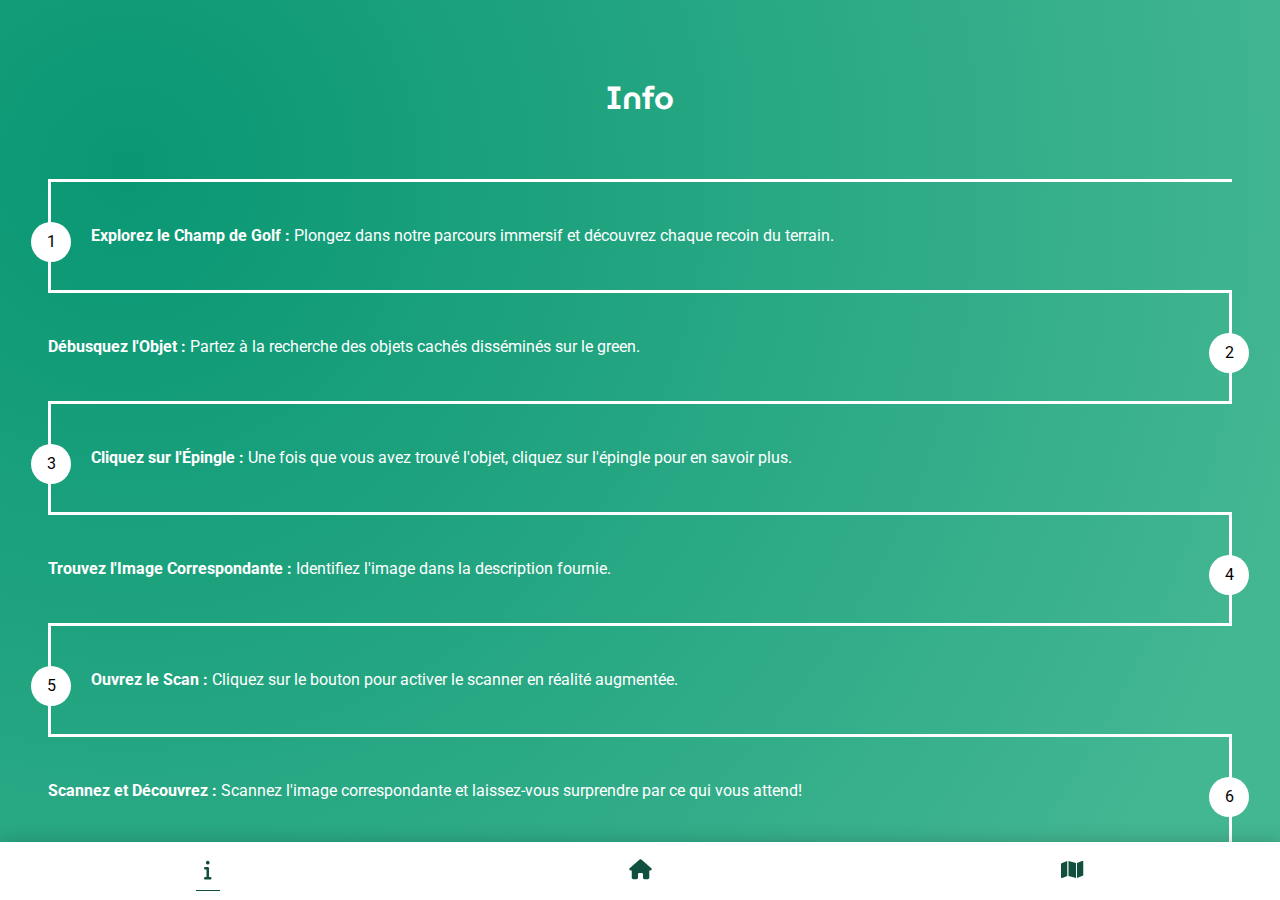
<file: prototype/info.html>
<!DOCTYPE html>
<html lang="fr">

<head>
    <meta charset="UTF-8">
    <meta name="viewport" content="width=device-width, initial-scale=1.0">
    <title>Carte de golf interactive</title>
    <link rel="icon" type="image/x-icon" href="../img/favIconMap.svg">
    <link rel="stylesheet" href="../css/main.css">
    <link rel="stylesheet" href="./css/prototypeStyle.css">
    <link rel="stylesheet" href="https://cdnjs.cloudflare.com/ajax/libs/font-awesome/6.7.2/css/all.min.css" />
</head>

<body>
    <main style="min-height: auto;">
        <nav class="prototype-navbar">
            <ul>
                <li><a class="active" href="info.html"><i class="fa-solid fa-info"></i></a></li>
                <li><a href="index.html"><i class="fa-solid fa-house"></i></a></li>
                <li><a href="golfMap.html"><i class="fa-solid fa-map"></i></a></li>
            </ul>
        </nav>

        <section class="timeline">
            <h1>Info</h1>
            <p><b>Explorez le Champ de Golf :</b> Plongez dans notre parcours immersif et découvrez chaque recoin du terrain.</p>
            <p><b>Débusquez l'Objet :</b> Partez à la recherche des objets cachés disséminés sur le green.</p>
            <p><b>Cliquez sur l'Épingle :</b> Une fois que vous avez trouvé l'objet, cliquez sur l'épingle pour en savoir plus.</p>
            <p><b>Trouvez l'Image Correspondante :</b> Identifiez l'image dans la description fournie.</p>
            <p><b>Ouvrez le Scan :</b> Cliquez sur le bouton pour activer le scanner en réalité augmentée.</p>
            <p><b>Scannez et Découvrez :</b> Scannez l'image correspondante et laissez-vous surprendre par ce qui vous attend!</p>
        </section>
        
    </main>

</body>

</html>
</file>
<file: css/main.css>
/* GÉNÉRAL */
@import url('https://fonts.googleapis.com/css2?family=MuseoModerno:ital,wght@0,100..900;1,100..900&family=Raleway:ital,wght@0,100..900;1,100..900&family=Roboto:ital,wght@0,100;0,300;0,400;0,500;0,700;0,900;1,100;1,300;1,400;1,500;1,700;1,900&display=swap');
@import url('https://fonts.googleapis.com/css2?family=MuseoModerno:ital,wght@0,100..900;1,100..900&family=Raleway:ital,wght@0,100..900;1,100..900&family=Roboto:ital,wght@0,100;0,300;0,400;0,500;0,700;0,900;1,100;1,300;1,400;1,500;1,700;1,900&display=swap');

body {
  width: 100%;
  height: 100vh;
  margin: 0;
  padding: 0;
  overflow: hidden;
  font-family: "MuseoModerno", sans-serif;
}

main {
  position: relative;
  width: 100%;
  min-height: 100vh;
  display: flex;
  justify-content: center;
  align-items: center;
  background-image: radial-gradient( circle farthest-corner at 10% 20%,  rgba(9, 151, 115, 1) 0%, rgba(67, 182, 146, 1) 90% );
  overflow: hidden;
}

h1.page-title {
  position: fixed;
  top: 32px;
  z-index: 1;
}

ul,
ol {
  list-style: none;
  padding-inline-start: 0;
}

a {
  text-decoration: none;
}

p {
  margin: 0;
}

h1,
h2,
h3 {
  font-family: "MuseoModerno";
  text-align: center;
  font-weight: 600;
  margin: 0;
}

h1 {
  color: #fff;
  line-height: 110%;
  padding: 32px;
}

h2,
h3,
p {
  color: #0E587D;
}

p,
a {
  font-family: "Roboto";
}

/* NAVBAR */
.nav-wrapper {
  position: fixed;
  width: 100%;
  height: auto;
  bottom: 0;
  z-index: 100;
  background-color: #ffffff7a;
  box-shadow: 0px 0px 20px 0px #215A2D;
  margin-top: 16px;
}

.navbar {
  width: 100%;
  height: auto;
  display: flex;
  justify-content: center;
  margin: 0;
  padding: 0;
} 

.logo {
  width: auto;
  padding: 8px 0;
}

.logo-img {
  width: auto;
  height: 32px;
}

/* MAIN */

.swiper {
  width: 100%;
  padding-top: 50px;
  padding-bottom: 50px;
}

.swiper-slide {
  width: 250px;
  height: 300px;
  box-shadow: 0 15px 50px rgba(0, 0, 0, 0.2);
  filter: blur(1px);
  border-radius: 10px;
  display: flex;
  flex-direction: column;
  justify-content: end;
  align-items: self-start;
  background: #fff;
}

.swiper-slide-active {
  filter: blur(0px);
}

.swiper-pagination-bullet,
.swiper-pagination-bullet-active {
  background: #fff;
}

.swiper-slide img {
  width: 100%;
}

.swiper-slide span {
  text-transform: uppercase;
  color: #fff;
  background: #114f3e;
  padding: 8px 18px 8px 25px;
  display: inline-block;
  border-radius: 0 20px 20px 0px;
  letter-spacing: 2px;
  font-size: 0.8rem;
}

.swiper-slide h2 {
  color: #ffffff;
  font-weight: 400;
  font-size: 1.3rem;
  line-height: 1.4;
  margin-bottom: 15px;
  padding: 25px 45px 0 25px;
}

.swiper-slide a {
  color: #ffffff;
  font-weight: 300;
  display: flex;
  align-items: center;
  padding: 0 25px 35px 25px;
}

.swiper-slide--one {
  background: linear-gradient(to top, #0f2027, #203a4300, #2c536400),
    url("https://external-content.duckduckgo.com/iu/?u=https%3A%2F%2Fstatic1.squarespace.com%2Fstatic%2F54a65094e4b0631d0c489ac8%2F54b0d420e4b02156349f490e%2F587f1dc13e00be6f0d1714a0%2F1484725707636%2FHarding%2BPark1-13.jpg&f=1&nofb=1&ipt=6ae83ceb6549a82f890ee48f8fc7a7534c89dd7c36f5f6a7527fd1a12b46b339&ipo=images")
      no-repeat 50% 50% / cover;
}

.swiper-slide--two {
  background: linear-gradient(to top, #0f2027, #203a4300, #2c536400),
    url("https://external-content.duckduckgo.com/iu/?u=https%3A%2F%2Fwww.planetgolf.com%2Fuploads%2Fcourses%2Fmoorpark-1554329722.jpg&f=1&nofb=1&ipt=c21daeaab73c3a3705f0775e87ce00b70748a9f8c6f9f96636a212c3d4501542&ipo=images")
      no-repeat 50% 50% / cover;
}

.swiper-slide--three {
  background: linear-gradient(to top, #0f2027, #203a4300, #2c536400),
    url("https://external-content.duckduckgo.com/iu/?u=https%3A%2F%2Fcrownguardsecurity.co.uk%2Fwp-content%2Fuploads%2F2021%2F05%2Fhpgc1.jpg&f=1&nofb=1&ipt=e43af7c1aff15f7cb7e9a6822356838e5a0a683fe9aaf6a5c4f8f512839b307c&ipo=images")
      no-repeat 50% 50% / cover;
}

.swiper-slide--four {
  background: linear-gradient(to top, #0f2027, #203a4300, #2c536400),
    url("https://external-content.duckduckgo.com/iu/?u=https%3A%2F%2Fgolfdigest.sports.sndimg.com%2Fcontent%2Fdam%2Fimages%2Fgolfdigest%2Ffullset%2Fcourse-photos-for-places-to-play%2FMemorial%2520Park%2520ninth%2520green%2520Credit%2520Keyur%2520Khamar%2520PGA%2520TOUR%2520via%2520Getty%2520Images.jpg.rend.hgtvcom.966.644.suffix%2F1640817523972.jpeg&f=1&nofb=1&ipt=3393399980d4dc10d5fb5ebfb8c37cd0d3eddae30fe46457aa6e2495772f3af3&ipo=images")
      no-repeat 50% 50% / cover;
}

.swiper-slide--five {
  background: linear-gradient(to top, #0f2027, #203a4300, #2c536400),
    url("https://external-content.duckduckgo.com/iu/?u=https%3A%2F%2Fwww.hermannpark.org%2Fmedia%2Fuploads%2Fpages%2FPlaces%2F.thumbnails%2Fgolf_course-680x400.jpg&f=1&nofb=1&ipt=397b61670e36d8cddd3d380014280be7aa5d5d64d7235a9e8b0e1494f50dd514&ipo=images")
      no-repeat 50% 50% / cover;
}

.swiper-slide--six {
  background: linear-gradient(to top, #0f2027, #203a4300, #2c536400),
    url("https://external-content.duckduckgo.com/iu/?u=https%3A%2F%2Fres.cloudinary.com%2Fpgahq%2Fimage%2Fupload%2Fv1679930235%2Fdot-com-images%2FScreen_Shot_2023-03-27_at_11.16.52_AM_pcv8ui.png&f=1&nofb=1&ipt=b1ead5cd78094e0deb830655e2a75016912e22389484d8b80c5623308a080757&ipo=images")
      no-repeat 50% 50% / cover;
}

.swiper-slide--seven {
  background: linear-gradient(to top, #0f2027, #203a4300, #2c536400),
    url("https://external-content.duckduckgo.com/iu/?u=https%3A%2F%2Frusutsu.com%2Fwp-content%2Fuploads%2F2020%2F03%2Fpark-golf_program1.jpg&f=1&nofb=1&ipt=3fafb2ddd588506224f6891b89f2c1658510170ee09ae9910ab0e02ae3a00437&ipo=images")
      no-repeat 50% 50% / cover;
}

.swiper-button-prev,
.swiper-button-next {
    position: absolute;
    width: 16px !important;
    height: 16px !important;
    padding: 8px;
    background-color: #114f3e;
    border-radius: 100px;
}

.swiper-button-prev:after,
.swiper-button-next:after {
  font-size: 16px !important;
  color: #fff !important;
}

.swiper-pagination-bullet-active {
  background: #fff !important;
}
</file>
<file: prototype/css/prototypeStyle.css>
.prototype-navbar {
    position: fixed;
    width: 100vw;
    bottom: 0;
    z-index: 100;
    height: auto;
    margin: 0;
    background-color: #ffffff;
    box-shadow: 0px 0px 20px 0px rgba(0, 0, 0, 0.2);
}
  
.prototype-navbar ul {
    position: relative;
    display: flex;
    justify-content: space-between;
    align-items: center;
    width: 100%;
    gap: 16px;
}
  
.prototype-navbar li {
    width: calc(100% / 3);
    text-align: center;
}

.prototype-navbar li a {
    color: #114f3e;
    font-size: 20px;
}

.prototype-navbar li a.active {
    border-bottom: 1.5px solid #114f3e;
    padding: 8px;
}

.swiper-slide {
    position: relative; 
}

.swiper-slide--two {
background: linear-gradient(to top, #0f2027, #203a4300, #2c536400),
    url("https://img.freepik.com/photos-gratuite/illustration-3d-stylo-mettant-tiques-bleues-du-papier_107791-15675.jpg?t=st=1734619069~exp=1734622669~hmac=aae994636967ddba97bd5a0839e869a0c5f5f3f699ad2e7adf2221db01f76903&w=1480")
    no-repeat 50% 50% / cover;
}

.overlay {
    position: absolute;
    z-index: 9; 
}

#ball {
    top: 39%;
    left: 64%;
}

#cart {
    top: 28%;
    left: 54%;
}

#bag {
    top: 40%;
    left: 40%;
}

.btn {
    position: relative;
    padding: 12px 48px;
    border-radius: 30px;
    background-color: #114f3e;
    color: #fff;
}

.timeline {
    width: 100%;
    height: calc(100vh - 148px);
    padding: 48px;
    overflow-y: auto;
}

.timeline h1 {
    font-size: 32px;
    margin-bottom: 32px;
}

.timeline p {
    font-size: 1em;
    line-height: 1.75em;
    border-top: 3px solid;
    border-image: #ffffff;
    border-image-slice: 1;
    border-width: 3px;
    margin: 0;
    padding: 40px;
    counter-increment: section;
    position: relative;
    color: #ffffff;
}

.timeline p:before {
    content: counter(section);
    position: absolute;
    border-radius: 50%;
    padding: 10px;
    height: 1.25em;
    width: 1.25em;
    background-color: #ffffff;
    text-align: center;
    line-height: 1.25em;
    color: #000000;
    font-size: 1em;
}

.timeline p:nth-child(odd) {
    border-right: 3px solid;
    padding-left: 0;    
}

.timeline p:nth-child(odd):before {
  left: 100%; 
  margin-left: -20px;
}

.timeline p:nth-child(even) {
    border-left: 3px solid;
    padding-right: 0;    
}

.timeline p:nth-child(even):before {
    right: 100%; 
    margin-right: -20px;
}

p:first-child {
    border-top: 0;
    border-top-right-radius:0;
    border-top-left-radius:0;
}

p:last-child {
    border-bottom-right-radius:0;
    border-bottom-left-radius:0;
}
</file>
<file: prototype/css/popups.css>
#popup {
    width: 100%;
    position: absolute;
    z-index: 101;
    background: rgba(255, 255, 255, 0.96);
    border-top-left-radius: 24px;
    border-top-right-radius: 24px;
    bottom: 0;
    transform: translateY(100vh);
    transition: transform 0.6s ease-in-out;
}

#popup.show {   
    transform: translateY(0);
}

.popup-overlay {
    position: fixed;
    top: 0;
    bottom: 0;
    left: 0;
    right: 0;
    z-index: 100;
    background: #000000;
    opacity: 0;
    z-index: 0;
    transition: opacity 0.3s ease-in-out;
}

.popup-overlay.show {
    opacity: 0.5;
    z-index: 100;
}

#popup .popup-close {
    float: right;
}

#popup .popup-content{
    position: relative;
    padding: 32px 24px;
}

#popup #ball-content,
#popup #cart-content,
#popup #bag-content {
    position: relative;
    display: none;
    flex-direction: column;
    justify-content: center;
    align-items: center;
    gap: 24px;
    margin-top: 24px;
}

#popup #cart-content.show,
#popup #ball-content.show,
#popup #bag-content.show {
    display: flex;
}
</file>
